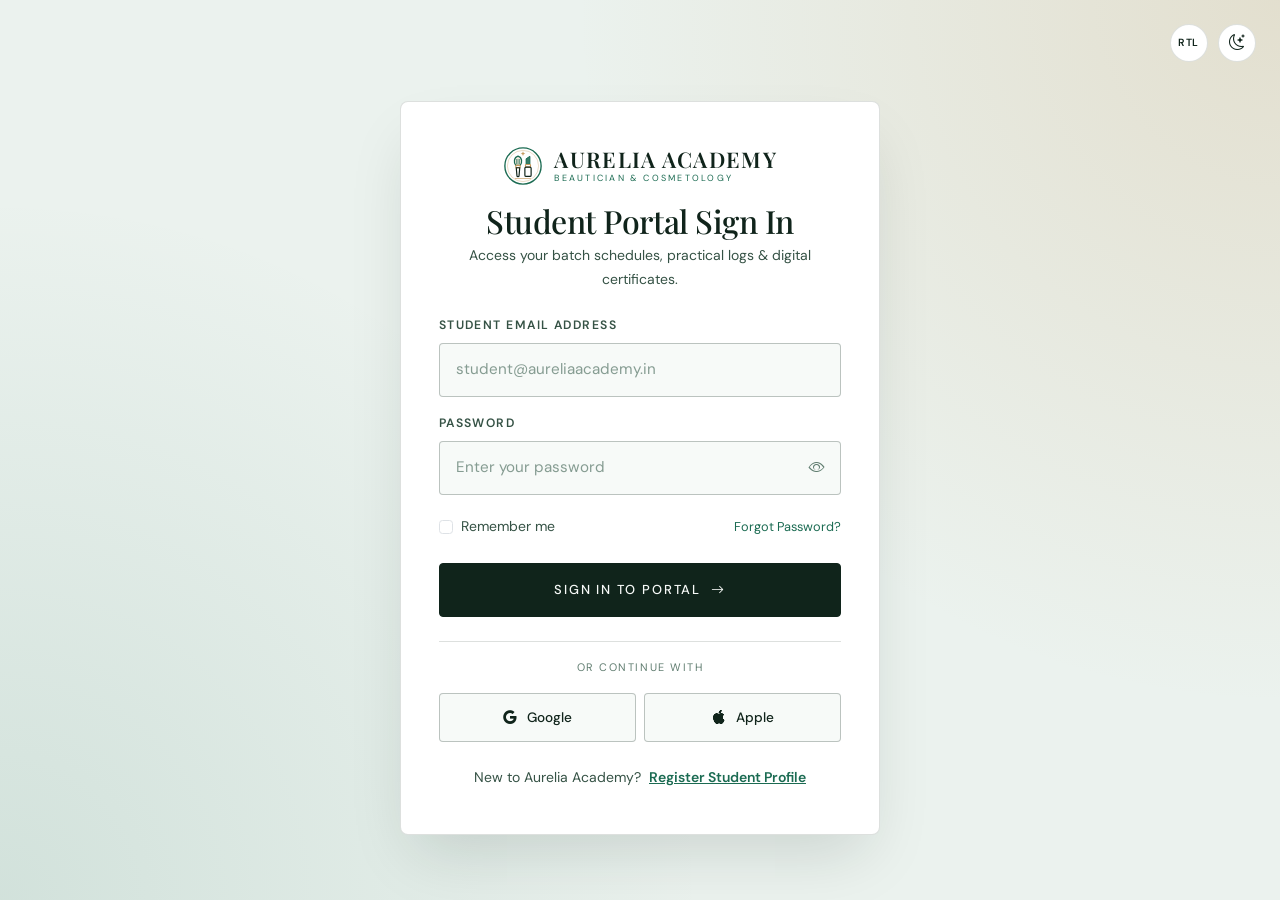
<file: login.html>
<!DOCTYPE html>
<html lang="en" data-theme="light">
<head>
  <meta charset="UTF-8">
  <meta name="viewport" content="width=device-width, initial-scale=1.0">
  <title>Student Portal Login | Aurelia Academy Beautician Training</title>
  <meta name="description" content="Sign in to the Aurelia Academy Student Portal to view batch schedules, record practical logs, and download accredited certificates.">
  <link rel="icon" type="image/svg+xml" href="assets/images/favicon.svg">

  <!-- Google Fonts -->
  <link rel="preconnect" href="https://fonts.googleapis.com">
  <link rel="preconnect" href="https://fonts.gstatic.com" crossorigin>
  <link href="https://fonts.googleapis.com/css2?family=DM+Sans:ital,opsz,wght@0,9..40,300..700;1,9..40,400&family=Playfair+Display:ital,wght@0,400..700;1,400..600&display=swap" rel="stylesheet">

  <!-- Bootstrap 5.3 CSS & Bootstrap Icons -->
  <link href="https://cdn.jsdelivr.net/npm/bootstrap@5.3.3/dist/css/bootstrap.min.css" rel="stylesheet">
  <link href="https://cdn.jsdelivr.net/npm/bootstrap-icons@1.11.3/font/bootstrap-icons.min.css" rel="stylesheet">

  <!-- Custom Studio Stylesheet -->
  <link rel="stylesheet" href="assets/css/style.css">
</head>
<body>

  <main class="auth-standalone-page">
    <!-- Top Right RTL and Theme Controls -->
    <div class="auth-top-controls">
      <button type="button" class="rtl-toggle-btn" aria-label="Toggle RTL layout">RTL</button>
      <button type="button" class="theme-toggle-btn" aria-label="Toggle theme">
        <i class="bi bi-moon-stars"></i>
      </button>
    </div>

    <div class="auth-standalone-card gsap-hero-fade">

      <!-- Brand Icon & Name Placed Top Center Inside Card -->
      <div class="text-center mb-4">
        <a class="navbar-brand-luxury d-inline-flex justify-content-center mx-auto mb-3" href="index.html">
          <svg class="brand-icon-svg" viewBox="0 0 64 64" fill="none" aria-hidden="true">
            <circle cx="32" cy="32" r="29" stroke="var(--accent-gold, #1B6B52)" stroke-width="2.2"/>
            <circle cx="32" cy="32" r="25" stroke="var(--accent-rose, #C59B5F)" stroke-width="1" stroke-opacity="0.55"/>
            <path d="M20.5 31C16.8 26.2 17.2 18.2 24 16.2C30.8 18.2 31.2 26.2 27.5 31Z" fill="var(--accent-rose, #C59B5F)" fill-opacity="0.22" stroke="var(--accent-gold, #1B6B52)" stroke-width="2" stroke-linejoin="round"/>
            <path d="M22.2 21.5V28.5M25.8 21.5V28.5" stroke="var(--accent-gold, #1B6B52)" stroke-width="1.5" stroke-linecap="round"/>
            <rect x="20.5" y="31" width="7" height="3.8" rx="1" stroke="var(--accent-rose, #C59B5F)" stroke-width="1.8"/>
            <path d="M21.2 34.8H26.8L25.6 48.2C25.5 49.2 22.5 49.2 22.4 48.2Z" stroke="currentColor" stroke-width="1.9" stroke-linejoin="round"/>
            <path d="M37 29.5V20.5L43 16.5V29.5Z" fill="var(--accent-gold, #1B6B52)" fill-opacity="0.88" stroke="var(--accent-gold, #1B6B52)" stroke-width="1.6" stroke-linejoin="round"/>
            <rect x="36" y="29.5" width="8" height="4.2" rx="0.8" stroke="var(--accent-rose, #C59B5F)" stroke-width="1.8"/>
            <rect x="35" y="33.7" width="10" height="15" rx="2" stroke="currentColor" stroke-width="1.9"/>
            <path d="M32 8.5L33.1 11.1L35.7 12.2L33.1 13.3L32 15.9L30.9 13.3L28.3 12.2L30.9 11.1Z" fill="var(--accent-rose, #C59B5F)"/>
            <path d="M20 52H44" stroke="var(--accent-rose, #C59B5F)" stroke-width="1.5" stroke-linecap="round" opacity="0.7"/>
          </svg>
          <span class="brand-text-wrap text-start">
            <span class="brand-title">Aurelia Academy</span>
            <span class="brand-sub">Beautician &amp; Cosmetology</span>
          </span>
        </a>
        <h1 class="h2 font-serif mb-1">Student Portal Sign In</h1>
        <p class="small text-secondary-luxury mb-0">
          Access your batch schedules, practical logs &amp; digital certificates.
        </p>
      </div>

      <!-- Frontend Template UI Notice & Interactive Submission Feedback -->
      <div id="loginPortalFeedback" class="d-none p-3 mb-4 rounded-1 border bg-beige" style="border-color: var(--accent-gold) !important;" role="status">
        <div class="d-flex align-items-start gap-2">
          <i class="bi bi-info-circle-fill text-gold mt-1"></i>
          <div class="small">
            <strong class="d-block font-serif fs-6">Student Portal UI Preview</strong>
            <span class="text-secondary-luxury">
              Your student credentials passed validation. You can explore the <a href="portal.html" class="text-gold text-decoration-underline fw-semibold">Student Dashboard Portal</a> directly.
            </span>
          </div>
        </div>
      </div>

      <!-- Forgot Password Interactive Assistance Box -->
      <div id="forgotPasswordNotice" class="d-none p-3 mb-4 rounded-1 border bg-ivory" style="border-color: var(--border-gold) !important;">
        <p class="small text-secondary-luxury mb-0">
          <strong>Need a Student Roll ID Reset?</strong> Contact our Academic Registrar at <a href="mailto:admissions@aureliaacademy.in" class="text-gold text-decoration-underline">admissions@aureliaacademy.in</a> to receive a password reset link.
        </p>
      </div>

      <form id="clientLoginForm" novalidate>
        <div class="row g-3">
          <!-- Input Field 1: Separate Line -->
          <div class="col-12">
            <label for="loginEmail" class="form-label-luxury">Student Email Address</label>
            <input type="email" id="loginEmail" name="loginEmail" class="form-control-luxury" placeholder="student@aureliaacademy.in" required autocomplete="email">
            <div class="invalid-feedback-luxury">Please enter a valid student email address.</div>
          </div>

          <!-- Input Field 2: Separate Line -->
          <div class="col-12">
            <label for="loginPassword" class="form-label-luxury">Password</label>
            <div class="password-field-wrap">
              <input type="password" id="loginPassword" name="loginPassword" class="form-control-luxury pe-5" placeholder="Enter your password" required autocomplete="current-password">
              <button type="button" class="password-toggle-btn" data-target="loginPassword" aria-label="Show password">
                <i class="bi bi-eye"></i>
              </button>
            </div>
            <div class="invalid-feedback-luxury">Please enter your password (minimum 6 characters).</div>
          </div>

          <!-- Remember Me & Forgot Password on the Same Line -->
          <div class="col-12 d-flex justify-content-between align-items-center flex-wrap gap-2 pt-1">
            <label class="d-flex align-items-center gap-2 small text-secondary-luxury mb-0" style="cursor: pointer;">
              <input type="checkbox" id="rememberMe" name="rememberMe" class="form-check-input mt-0">
              <span>Remember me</span>
            </label>
            <a href="#forgotPasswordNotice" id="forgotPasswordLink" class="small text-gold" style="font-size: 0.8rem;">
              Forgot Password?
            </a>
          </div>

          <!-- Login Button -->
          <div class="col-12 pt-2">
            <button type="submit" class="btn-luxury btn-luxury-primary w-100">
              <span>Sign In to Portal</span>
              <i class="bi bi-arrow-right"></i>
            </button>
          </div>
        </div>
      </form>

      <!-- Google & Apple Social Icons at Bottom -->
      <div class="mt-4 pt-3 border-top" style="border-color: var(--border-subtle) !important;">
        <p class="text-center small text-muted-luxury text-uppercase mb-3" style="letter-spacing: 0.14em; font-size: 0.68rem;">
          Or Continue With
        </p>
        <div class="row g-2 mb-4">
          <div class="col-6">
            <button type="button" class="auth-social-btn" data-provider="Google">
              <i class="bi bi-google"></i>
              <span>Google</span>
            </button>
          </div>
          <div class="col-6">
            <button type="button" class="auth-social-btn" data-provider="Apple">
              <i class="bi bi-apple"></i>
              <span>Apple</span>
            </button>
          </div>
        </div>

        <div class="text-center small text-secondary-luxury">
          New to Aurelia Academy?
          <a href="signup.html" class="text-gold fw-semibold ms-1 text-decoration-underline">
            Register Student Profile
          </a>
        </div>
      </div>

    </div>
  </main>

  <script src="https://cdn.jsdelivr.net/npm/bootstrap@5.3.3/dist/js/bootstrap.bundle.min.js"></script>
  <script src="https://cdnjs.cloudflare.com/ajax/libs/gsap/3.12.5/gsap.min.js"></script>
  <script src="assets/js/main.js"></script>
</body>
</html>
</file>
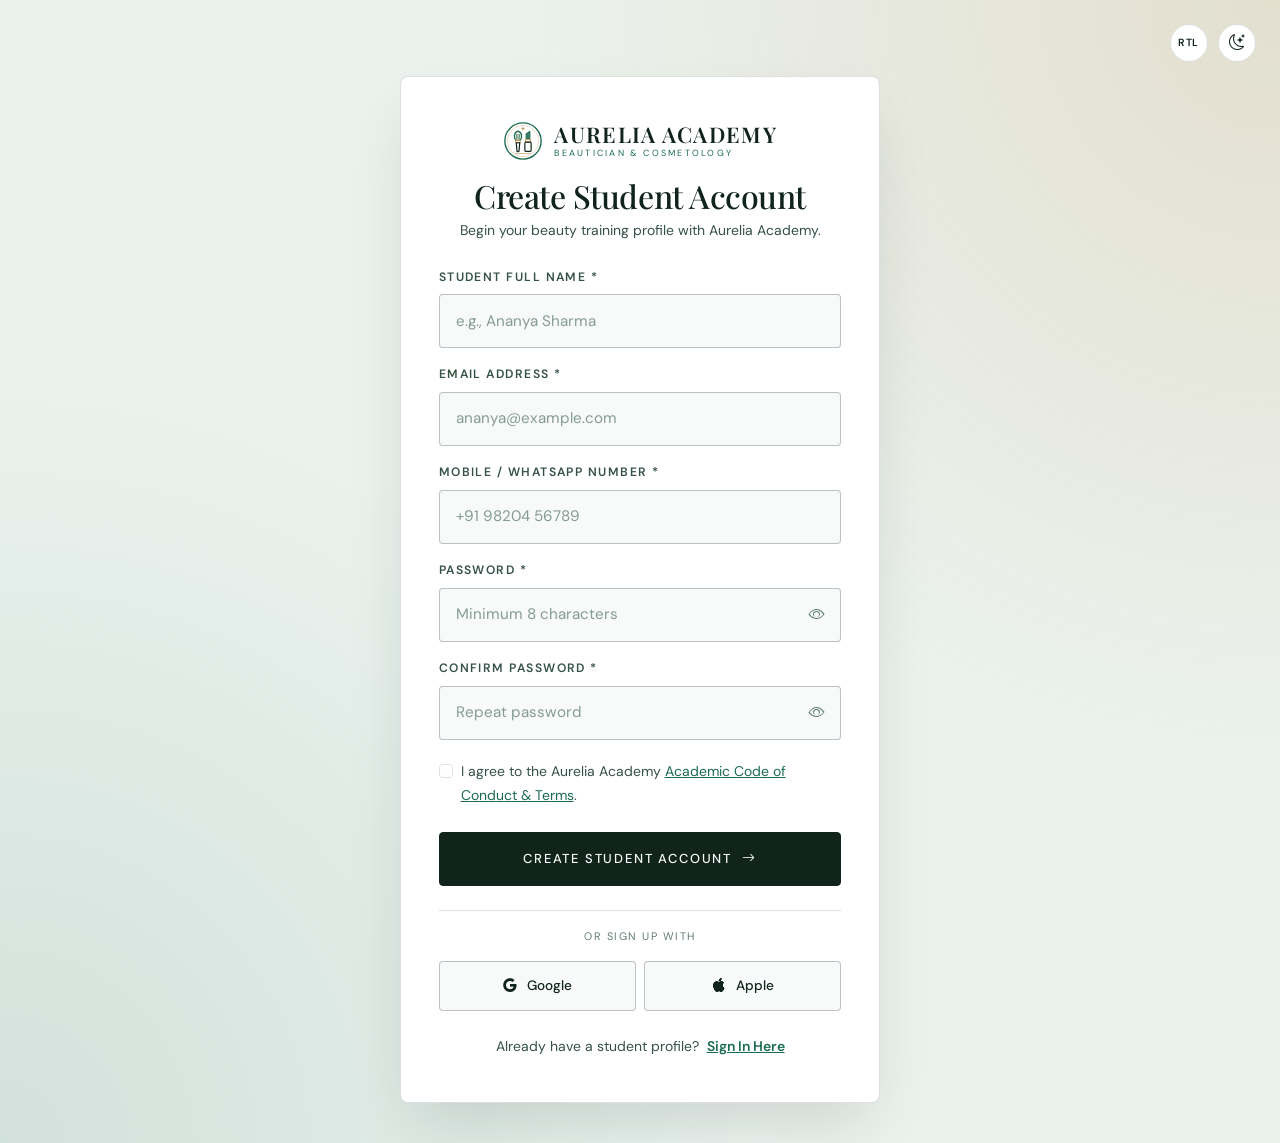
<file: signup.html>
<!DOCTYPE html>
<html lang="en" data-theme="light">
<head>
  <meta charset="UTF-8">
  <meta name="viewport" content="width=device-width, initial-scale=1.0">
  <title>Student Registration | Aurelia Academy Beautician Training</title>
  <meta name="description" content="Register for a student account with Aurelia Academy to enroll in beautician courses, track practical logs, and access certification transcripts.">
  <link rel="icon" type="image/svg+xml" href="assets/images/favicon.svg">

  <!-- Google Fonts -->
  <link rel="preconnect" href="https://fonts.googleapis.com">
  <link rel="preconnect" href="https://fonts.gstatic.com" crossorigin>
  <link href="https://fonts.googleapis.com/css2?family=DM+Sans:ital,opsz,wght@0,9..40,300..700;1,9..40,400&family=Playfair+Display:ital,wght@0,400..700;1,400..600&display=swap" rel="stylesheet">

  <!-- Bootstrap 5.3 CSS & Bootstrap Icons -->
  <link href="https://cdn.jsdelivr.net/npm/bootstrap@5.3.3/dist/css/bootstrap.min.css" rel="stylesheet">
  <link href="https://cdn.jsdelivr.net/npm/bootstrap-icons@1.11.3/font/bootstrap-icons.min.css" rel="stylesheet">

  <!-- Custom Studio Stylesheet -->
  <link rel="stylesheet" href="assets/css/style.css">
</head>
<body>

  <main class="auth-standalone-page">
    <!-- Top Right RTL and Theme Controls -->
    <div class="auth-top-controls">
      <button type="button" class="rtl-toggle-btn" aria-label="Toggle RTL layout">RTL</button>
      <button type="button" class="theme-toggle-btn" aria-label="Toggle theme">
        <i class="bi bi-moon-stars"></i>
      </button>
    </div>

    <div class="auth-standalone-card gsap-hero-fade" style="max-width: 480px;">

      <!-- Brand Icon & Name Placed Top Center Inside Card -->
      <div class="text-center mb-4">
        <a class="navbar-brand-luxury d-inline-flex justify-content-center mx-auto mb-3" href="index.html">
          <svg class="brand-icon-svg" viewBox="0 0 64 64" fill="none" aria-hidden="true">
            <circle cx="32" cy="32" r="29" stroke="var(--accent-gold, #1B6B52)" stroke-width="2.2"/>
            <circle cx="32" cy="32" r="25" stroke="var(--accent-rose, #C59B5F)" stroke-width="1" stroke-opacity="0.55"/>
            <path d="M20.5 31C16.8 26.2 17.2 18.2 24 16.2C30.8 18.2 31.2 26.2 27.5 31Z" fill="var(--accent-rose, #C59B5F)" fill-opacity="0.22" stroke="var(--accent-gold, #1B6B52)" stroke-width="2" stroke-linejoin="round"/>
            <path d="M22.2 21.5V28.5M25.8 21.5V28.5" stroke="var(--accent-gold, #1B6B52)" stroke-width="1.5" stroke-linecap="round"/>
            <rect x="20.5" y="31" width="7" height="3.8" rx="1" stroke="var(--accent-rose, #C59B5F)" stroke-width="1.8"/>
            <path d="M21.2 34.8H26.8L25.6 48.2C25.5 49.2 22.5 49.2 22.4 48.2Z" stroke="currentColor" stroke-width="1.9" stroke-linejoin="round"/>
            <path d="M37 29.5V20.5L43 16.5V29.5Z" fill="var(--accent-gold, #1B6B52)" fill-opacity="0.88" stroke="var(--accent-gold, #1B6B52)" stroke-width="1.6" stroke-linejoin="round"/>
            <rect x="36" y="29.5" width="8" height="4.2" rx="0.8" stroke="var(--accent-rose, #C59B5F)" stroke-width="1.8"/>
            <rect x="35" y="33.7" width="10" height="15" rx="2" stroke="currentColor" stroke-width="1.9"/>
            <path d="M32 8.5L33.1 11.1L35.7 12.2L33.1 13.3L32 15.9L30.9 13.3L28.3 12.2L30.9 11.1Z" fill="var(--accent-rose, #C59B5F)"/>
            <path d="M20 52H44" stroke="var(--accent-rose, #C59B5F)" stroke-width="1.5" stroke-linecap="round" opacity="0.7"/>
          </svg>
          <span class="brand-text-wrap text-start">
            <span class="brand-title">Aurelia Academy</span>
            <span class="brand-sub">Beautician &amp; Cosmetology</span>
          </span>
        </a>
        <h1 class="h2 font-serif mb-1">Create Student Account</h1>
        <p class="small text-secondary-luxury mb-0">
          Begin your beauty training profile with Aurelia Academy.
        </p>
      </div>

      <!-- Frontend Template UI Registration Feedback -->
      <div id="signupPortalFeedback" class="d-none p-3 mb-4 rounded-1 border bg-beige" style="border-color: var(--accent-gold) !important;" role="status">
        <div class="d-flex align-items-start gap-2">
          <i class="bi bi-check-circle-fill text-gold mt-1"></i>
          <div class="small">
            <strong class="d-block font-serif fs-6">Student Profile Validated (Frontend UI)</strong>
            <span class="text-secondary-luxury">
              Thank you for registering! Explore the <a href="portal.html" class="text-gold text-decoration-underline fw-semibold">Student Dashboard Portal</a> or apply for a batch via our <a href="admissions.html#enquiry-form" class="text-gold text-decoration-underline">Course Admissions Form</a>.
            </span>
          </div>
        </div>
      </div>

      <form id="clientSignupForm" novalidate>
        <div class="row g-3">
          <!-- Input Field 1: Separate Line -->
          <div class="col-12">
            <label for="signupName" class="form-label-luxury">Student Full Name *</label>
            <input type="text" id="signupName" name="signupName" class="form-control-luxury" placeholder="e.g., Ananya Sharma" required autocomplete="name">
            <div class="invalid-feedback-luxury">Please enter your full name.</div>
          </div>

          <!-- Input Field 2: Separate Line -->
          <div class="col-12">
            <label for="signupEmail" class="form-label-luxury">Email Address *</label>
            <input type="email" id="signupEmail" name="signupEmail" class="form-control-luxury" placeholder="ananya@example.com" required autocomplete="email">
            <div class="invalid-feedback-luxury">Please enter a valid email address.</div>
          </div>

          <!-- Input Field 3: Separate Line -->
          <div class="col-12">
            <label for="signupPhone" class="form-label-luxury">Mobile / WhatsApp Number *</label>
            <input type="tel" id="signupPhone" name="signupPhone" class="form-control-luxury" placeholder="+91 98204 56789" required autocomplete="tel">
            <div class="invalid-feedback-luxury">Please enter a valid mobile number.</div>
          </div>

          <!-- Input Field 4: Separate Line -->
          <div class="col-12">
            <label for="signupPassword" class="form-label-luxury">Password *</label>
            <div class="password-field-wrap">
              <input type="password" id="signupPassword" name="signupPassword" class="form-control-luxury pe-5" placeholder="Minimum 8 characters" required autocomplete="new-password">
              <button type="button" class="password-toggle-btn" data-target="signupPassword" aria-label="Show password">
                <i class="bi bi-eye"></i>
              </button>
            </div>
            <div class="invalid-feedback-luxury">Password must be at least 8 characters.</div>
          </div>

          <!-- Input Field 5: Separate Line -->
          <div class="col-12">
            <label for="signupConfirmPassword" class="form-label-luxury">Confirm Password *</label>
            <div class="password-field-wrap">
              <input type="password" id="signupConfirmPassword" name="signupConfirmPassword" class="form-control-luxury pe-5" placeholder="Repeat password" required autocomplete="new-password">
              <button type="button" class="password-toggle-btn" data-target="signupConfirmPassword" aria-label="Show confirm password">
                <i class="bi bi-eye"></i>
              </button>
            </div>
            <div class="invalid-feedback-luxury">Passwords must match.</div>
          </div>

          <!-- Terms & Conditions Acceptance -->
          <div class="col-12 pt-1">
            <label class="d-flex align-items-start gap-2 small text-secondary-luxury" style="cursor: pointer;">
              <input type="checkbox" id="signupTerms" name="signupTerms" class="form-check-input mt-1 flex-shrink-0" required>
              <span>
                I agree to the Aurelia Academy <a href="certification.html" class="text-gold text-decoration-underline">Academic Code of Conduct &amp; Terms</a>.
              </span>
            </label>
            <div class="invalid-feedback-luxury">Please accept the academy terms to continue.</div>
          </div>

          <!-- Create Account Button -->
          <div class="col-12 pt-2">
            <button type="submit" class="btn-luxury btn-luxury-primary w-100">
              <span>Create Student Account</span>
              <i class="bi bi-arrow-right"></i>
            </button>
          </div>
        </div>
      </form>

      <!-- Google & Apple Social Icons at Bottom -->
      <div class="mt-4 pt-3 border-top" style="border-color: var(--border-subtle) !important;">
        <p class="text-center small text-muted-luxury text-uppercase mb-3" style="letter-spacing: 0.14em; font-size: 0.68rem;">
          Or Sign Up With
        </p>
        <div class="row g-2 mb-4">
          <div class="col-6">
            <button type="button" class="auth-social-btn" data-provider="Google">
              <i class="bi bi-google"></i>
              <span>Google</span>
            </button>
          </div>
          <div class="col-6">
            <button type="button" class="auth-social-btn" data-provider="Apple">
              <i class="bi bi-apple"></i>
              <span>Apple</span>
            </button>
          </div>
        </div>

        <div class="text-center small text-secondary-luxury">
          Already have a student profile?
          <a href="login.html" class="text-gold fw-semibold ms-1 text-decoration-underline">
            Sign In Here
          </a>
        </div>
      </div>

    </div>
  </main>

  <script src="https://cdn.jsdelivr.net/npm/bootstrap@5.3.3/dist/js/bootstrap.bundle.min.js"></script>
  <script src="https://cdnjs.cloudflare.com/ajax/libs/gsap/3.12.5/gsap.min.js"></script>
  <script src="assets/js/main.js"></script>
</body>
</html>
</file>
<file: assets/css/style.css>
/* ==========================================================================
   AURELIA ACADEMY — Luxury Beautician Training & Cosmetology Institute
   Stylesheet: Design System, Fixed Navbar, Page Hero, Student Portal, RTL & Responsive
   ========================================================================== */

:root,
[data-theme="light"] {
  /* Color Palette - Light Theme (Alabaster Sage Ivory, Botanical Mist, Royal Emerald Jade, Satin Champagne Gold) */
  --bg-primary: #F7FAF8;
  --bg-secondary: #EBF2EE;
  --bg-surface: #FFFFFF;
  --bg-elevated: #FFFFFF;
  --footer-bg: #FFFFFF;
  --bg-glass: rgba(247, 250, 248, 0.92);
  --bg-glass-card: rgba(255, 255, 255, 0.92);

  --text-primary: #10241B;
  --text-secondary: #355245;
  --text-muted: #607D70;
  --text-on-dark: #F7FAF8;

  --accent-gold: #1B6B52;
  --accent-gold-hover: #124E3B;
  --accent-gold-soft: rgba(27, 107, 82, 0.12);
  --accent-rose: #C59B5F;
  --accent-rose-soft: rgba(197, 155, 95, 0.22);
  --accent-taupe: #5C786B;
  --accent-champagne: #E2ECE6;

  --border-subtle: rgba(16, 36, 27, 0.14);
  --border-strong: rgba(16, 36, 27, 0.26);
  --border-gold: rgba(27, 107, 82, 0.42);

  --shadow-xs: 0 4px 12px rgba(16, 36, 27, 0.04);
  --shadow-sm: 0 10px 30px -6px rgba(16, 36, 27, 0.07);
  --shadow-md: 0 20px 45px -12px rgba(16, 36, 27, 0.11);
  --shadow-lg: 0 30px 60px -15px rgba(16, 36, 27, 0.15);

  --img-filter: brightness(1) contrast(1.01);

  /* Typography */
  --font-serif: 'Playfair Display', Georgia, 'Times New Roman', serif;
  --font-sans: 'DM Sans', -apple-system, BlinkMacSystemFont, 'Segoe UI', Roboto, sans-serif;

  /* 4px / 8px Spacing Scale */
  --space-1: 0.25rem;  /* 4px */
  --space-2: 0.5rem;   /* 8px */
  --space-3: 0.75rem;  /* 12px */
  --space-4: 1rem;     /* 16px */
  --space-5: 1.5rem;   /* 24px */
  --space-6: 2rem;     /* 32px */
  --space-7: 2.5rem;   /* 40px */
  --space-8: 3rem;     /* 48px */
  --space-9: 4rem;     /* 64px */
  --space-10: 5rem;    /* 80px */
  --space-11: 6.5rem;  /* 104px */

  /* Transitions & Radii */
  --radius-sm: 4px;
  --radius-md: 8px;
  --radius-lg: 16px;
  --radius-arch: 220px 220px 8px 8px;
  --ease-luxury: cubic-bezier(0.22, 1, 0.36, 1);
  --transition-base: 0.35s cubic-bezier(0.22, 1, 0.36, 1);
  --transition-slow: 0.75s cubic-bezier(0.22, 1, 0.36, 1);
}

[data-theme="dark"] {
  --bg-primary: #0B1611;
  --bg-secondary: #11221A;
  --bg-surface: #172C22;
  --bg-elevated: #1F3A2D;
  --footer-bg: #0E1C16;
  --bg-glass: rgba(11, 22, 17, 0.92);
  --bg-glass-card: rgba(23, 44, 34, 0.90);

  --text-primary: #EFF7F2;
  --text-secondary: #BDD2C7;
  --text-muted: #83A192;
  --text-on-dark: #EFF7F2;

  --accent-gold: #52B793;
  --accent-gold-hover: #6FD0AE;
  --accent-gold-soft: rgba(82, 183, 147, 0.16);
  --accent-rose: #D9B37C;
  --accent-rose-soft: rgba(217, 179, 124, 0.18);
  --accent-taupe: #84A395;
  --accent-champagne: #1E372B;

  --border-subtle: rgba(239, 247, 242, 0.12);
  --border-strong: rgba(239, 247, 242, 0.24);
  --border-gold: rgba(82, 183, 147, 0.42);

  --shadow-xs: 0 4px 12px rgba(0, 0, 0, 0.28);
  --shadow-sm: 0 10px 30px -6px rgba(0, 0, 0, 0.42);
  --shadow-md: 0 20px 45px -12px rgba(0, 0, 0, 0.52);
  --shadow-lg: 0 30px 60px -15px rgba(0, 0, 0, 0.66);

  --img-filter: brightness(0.95) contrast(1.03);
}

/* ==========================================================================
   1. RESET & BASE STYLES
   ========================================================================== */
*,
*::before,
*::after {
  box-sizing: border-box;
}

html {
  scroll-behavior: smooth;
  overflow-x: clip;
  max-width: 100%;
}

body {
  font-family: var(--font-sans);
  font-weight: 400;
  font-size: 1rem;
  line-height: 1.7;
  color: var(--text-primary);
  background-color: var(--bg-primary);
  margin: 0;
  padding: 0;
  overflow-x: clip;
  max-width: 100%;
  -webkit-font-smoothing: antialiased;
  -moz-osx-font-smoothing: grayscale;
  transition: background-color 0.35s ease, color 0.35s ease;
}

body.has-fixed-navbar {
  padding-top: 76px;
}

img,
svg,
video {
  max-width: 100%;
  height: auto;
  display: block;
}

img {
  filter: var(--img-filter);
  transition: filter var(--transition-base), transform var(--transition-slow);
}

a {
  color: inherit;
  text-decoration: none;
  transition: color var(--transition-base), opacity var(--transition-base);
}

a:hover {
  color: var(--accent-gold);
}

ul, ol {
  margin: 0;
  padding: 0;
  list-style: none;
}

::selection {
  background-color: var(--accent-rose);
  color: #231F1D;
}

/* ==========================================================================
   2. TYPOGRAPHY & EDITORIAL HIERARCHY
   ========================================================================== */
h1, h2, h3, h4, h5, h6,
.font-serif {
  font-family: var(--font-serif);
  font-weight: 500;
  line-height: 1.18;
  color: var(--text-primary);
  margin-top: 0;
  letter-spacing: -0.015em;
}

h1 em, h2 em, h3 em, h4 em,
.serif-italic {
  font-family: var(--font-serif);
  font-style: italic;
  font-weight: 500;
}

.display-hero {
  font-size: clamp(2.35rem, 4.3vw + 0.65rem, 4.15rem);
  line-height: 1.1;
  letter-spacing: -0.02em;
}

.display-editorial {
  font-size: clamp(2.1rem, 3.6vw + 0.45rem, 3.35rem);
  line-height: 1.12;
}

.section-title {
  font-size: clamp(1.85rem, 2.8vw + 0.4rem, 2.85rem);
  line-height: 1.16;
  margin-bottom: var(--space-4);
}

.section-subtitle {
  font-size: clamp(1rem, 1.05vw, 1.12rem);
  color: var(--text-secondary);
  line-height: 1.72;
  font-weight: 400;
}

.eyebrow {
  display: inline-flex;
  align-items: center;
  gap: 0.75rem;
  font-family: var(--font-sans);
  font-size: 0.75rem;
  font-weight: 600;
  text-transform: uppercase;
  letter-spacing: 0.2em;
  color: var(--accent-gold);
  margin-bottom: var(--space-3);
}

.eyebrow::before {
  content: "";
  display: inline-block;
  width: 28px;
  height: 1px;
  background-color: var(--accent-gold);
}

.eyebrow.center::after {
  content: "";
  display: inline-block;
  width: 28px;
  height: 1px;
  background-color: var(--accent-gold);
}

.editorial-quote {
  font-family: var(--font-serif);
  font-size: clamp(1.5rem, 2.5vw, 2.35rem);
  font-style: italic;
  line-height: 1.4;
  color: var(--text-primary);
}

.text-gold {
  color: var(--accent-gold) !important;
}

.text-muted-luxury {
  color: var(--text-muted) !important;
}

.text-secondary-luxury {
  color: var(--text-secondary) !important;
}

.bg-ivory {
  background-color: var(--bg-primary) !important;
}

.bg-beige {
  background-color: var(--bg-secondary) !important;
}

.bg-surface {
  background-color: var(--bg-surface) !important;
}

/* Section Padding */
.section-py {
  padding-top: var(--space-10);
  padding-bottom: var(--space-10);
}

.section-py-lg {
  padding-top: var(--space-11);
  padding-bottom: var(--space-11);
}

/* Uniform Non-Home Page Hero Height */
.page-hero {
  min-height: 350px;
  display: flex;
  align-items: center;
  padding: 3.5rem 0;
  background-color: var(--bg-secondary);
  border-bottom: 1px solid var(--border-subtle);
}

@media (max-width: 991.98px) {
  .section-py {
    padding-top: var(--space-8);
    padding-bottom: var(--space-8);
  }
  .section-py-lg {
    padding-top: var(--space-9);
    padding-bottom: var(--space-9);
  }
  .page-hero {
    min-height: 310px;
    padding: 2.75rem 0;
  }
}

/* ==========================================================================
   3. BUTTONS & INTERACTIVE CTAs
   ========================================================================== */
.btn-luxury {
  display: inline-flex;
  align-items: center;
  justify-content: center;
  gap: 0.625rem;
  font-family: var(--font-sans);
  font-size: 0.8125rem;
  font-weight: 500;
  text-transform: uppercase;
  letter-spacing: 0.14em;
  padding: 0.95rem 1.85rem;
  border-radius: var(--radius-sm);
  border: 1px solid transparent;
  cursor: pointer;
  transition: all var(--transition-base);
  white-space: nowrap;
  text-decoration: none;
  max-width: 100%;
}

@media (max-width: 575.98px) {
  .btn-luxury {
    white-space: normal;
    text-align: center;
    padding: 0.85rem 1.15rem;
    font-size: 0.76rem;
    letter-spacing: 0.1em;
    line-height: 1.35;
    flex-wrap: wrap;
  }
}

.btn-luxury-primary {
  background-color: var(--text-primary);
  color: var(--bg-primary);
  border-color: var(--text-primary);
}

.btn-luxury-primary:hover,
.btn-luxury-primary:focus {
  background-color: var(--accent-gold);
  border-color: var(--accent-gold);
  color: #FFFDF9;
  transform: translateY(-2px);
  box-shadow: var(--shadow-sm);
}

.btn-luxury-gold {
  background-color: var(--accent-gold);
  color: #FFFDF9;
  border-color: var(--accent-gold);
}

.btn-luxury-gold:hover,
.btn-luxury-gold:focus {
  background-color: var(--accent-gold-hover);
  border-color: var(--accent-gold-hover);
  color: #FFFDF9;
  transform: translateY(-2px);
  box-shadow: var(--shadow-sm);
}

.btn-luxury-outline {
  background-color: transparent;
  color: var(--text-primary);
  border-color: var(--border-strong);
}

.btn-luxury-outline:hover,
.btn-luxury-outline:focus {
  background-color: var(--text-primary);
  color: var(--bg-primary);
  border-color: var(--text-primary);
  transform: translateY(-2px);
}

.btn-editorial-link {
  display: inline-flex;
  align-items: center;
  gap: 0.5rem;
  font-size: 0.8125rem;
  font-weight: 600;
  text-transform: uppercase;
  letter-spacing: 0.15em;
  color: var(--text-primary);
  padding-bottom: 0.35rem;
  border-bottom: 1px solid var(--accent-gold);
  transition: all var(--transition-base);
}

.btn-editorial-link i,
.btn-editorial-link svg {
  transition: transform var(--transition-base);
}

.btn-editorial-link:hover {
  color: var(--accent-gold);
  border-bottom-color: var(--accent-gold);
}

.btn-editorial-link:hover i,
.btn-editorial-link:hover svg {
  transform: translateX(4px);
}

/* ==========================================================================
   4. FIXED SCROLL-DOWN NAVBAR & BRAND LOGO MARK
   ========================================================================== */
.studio-navbar {
  position: fixed;
  top: 0;
  left: 0;
  right: 0;
  width: 100%;
  z-index: 1030;
  background-color: var(--bg-glass);
  backdrop-filter: blur(16px);
  -webkit-backdrop-filter: blur(16px);
  border-bottom: 1px solid var(--border-subtle);
  padding: 0.78rem 0;
  transition: padding var(--transition-base), background-color var(--transition-base), box-shadow var(--transition-base);
}

.studio-navbar.navbar-scrolled {
  padding: 0.58rem 0;
  box-shadow: var(--shadow-sm);
}

.navbar-brand-luxury {
  display: inline-flex;
  align-items: center;
  gap: 0.7rem;
  color: var(--text-primary) !important;
  text-decoration: none;
  margin-inline-end: 1rem;
  flex-shrink: 0;
}

.brand-icon-svg {
  width: 40px;
  height: 40px;
  flex-shrink: 0;
  display: block;
}

.brand-text-wrap {
  display: flex;
  flex-direction: column;
  line-height: 1;
}

.navbar-brand-luxury .brand-title {
  font-family: var(--font-serif);
  font-size: 1.38rem;
  font-weight: 600;
  letter-spacing: 0.06em;
  text-transform: uppercase;
}

.navbar-brand-luxury .brand-sub {
  font-family: var(--font-sans);
  font-size: 0.56rem;
  letter-spacing: 0.25em;
  text-transform: uppercase;
  color: var(--accent-gold);
  margin-top: 3px;
}

.studio-navbar .navbar-nav {
  align-items: center;
  gap: 0.15rem;
}

.studio-navbar .nav-link {
  font-family: var(--font-sans);
  font-size: 0.78rem;
  font-weight: 500;
  text-transform: uppercase;
  letter-spacing: 0.11em;
  color: var(--text-primary) !important;
  padding: 0.5rem 0.75rem !important;
  position: relative;
  white-space: nowrap;
  transition: color var(--transition-base);
}

.studio-navbar .nav-link::after {
  content: "";
  position: absolute;
  bottom: 4px;
  left: 0.75rem;
  right: 0.75rem;
  height: 1px;
  background-color: var(--accent-gold);
  transform: scaleX(0);
  transform-origin: right;
  transition: transform var(--transition-base);
}

.studio-navbar .nav-link:hover,
.studio-navbar .nav-link.active {
  color: var(--accent-gold) !important;
}

.studio-navbar .nav-link:hover::after,
.studio-navbar .nav-link.active::after {
  transform: scaleX(1);
  transform-origin: left;
}

/* Remove double underline on dropdown toggle arrow */
.studio-navbar .dropdown-toggle::after {
  display: inline-block;
  position: static;
  width: auto;
  height: auto;
  background: transparent;
  transform: none;
  margin-left: 0.35em;
  vertical-align: 0.18em;
  border-top: 0.3em solid;
  border-right: 0.28em solid transparent;
  border-bottom: 0;
  border-left: 0.28em solid transparent;
}

/* Desktop Hover & Click Dropdown Support */
.studio-navbar .dropdown-menu {
  background-color: var(--bg-surface);
  border: 1px solid var(--border-gold);
  border-radius: var(--radius-sm);
  box-shadow: var(--shadow-md);
  padding: 0.45rem;
  min-width: 155px;
  margin-top: 0.35rem;
  left: 0;
  right: auto;
}

[dir="rtl"] .studio-navbar .dropdown-menu {
  left: auto;
  right: 0;
  text-align: right;
}

@media (min-width: 1200px) {
  .studio-navbar .nav-item.dropdown:hover > .dropdown-menu {
    display: block;
    margin-top: 0;
    animation: navFadeIn 0.22s ease forwards;
  }
}

@keyframes navFadeIn {
  from {
    opacity: 0;
    transform: translateY(6px);
  }
  to {
    opacity: 1;
    transform: translateY(0);
  }
}

.studio-navbar .dropdown-item {
  font-family: var(--font-sans);
  font-size: 0.76rem;
  font-weight: 500;
  letter-spacing: 0.11em;
  text-transform: uppercase;
  color: var(--text-primary);
  padding: 0.55rem 0.9rem;
  border-radius: var(--radius-sm);
  display: flex;
  align-items: center;
  justify-content: space-between;
  transition: background-color 0.2s ease, color 0.2s ease;
}

.studio-navbar .dropdown-item:hover,
.studio-navbar .dropdown-item:focus,
.studio-navbar .dropdown-item.active {
  background-color: var(--accent-gold-soft);
  color: var(--accent-gold);
  font-weight: 600;
}

/* Navbar Actions (Theme Toggle, RTL Toggle, Sign Up Button) */
.navbar-actions {
  display: flex;
  align-items: center;
  gap: 0.5rem;
  flex-shrink: 0;
}

.theme-toggle-btn,
.rtl-toggle-btn {
  width: 38px;
  height: 38px;
  border-radius: 50%;
  border: 1px solid var(--border-subtle);
  background-color: var(--bg-surface);
  color: var(--text-primary);
  display: inline-flex;
  align-items: center;
  justify-content: center;
  cursor: pointer;
  transition: all var(--transition-base);
  flex-shrink: 0;
  padding: 0;
}

.rtl-toggle-btn {
  font-family: var(--font-sans);
  font-size: 0.65rem;
  font-weight: 600;
  letter-spacing: 0.04em;
  text-transform: uppercase;
  line-height: 1;
}

.theme-toggle-btn:hover,
.rtl-toggle-btn:hover {
  border-color: var(--accent-gold);
  color: var(--accent-gold);
  transform: translateY(-1px);
}

[dir="rtl"] .rtl-toggle-btn {
  border-color: var(--accent-gold);
  color: var(--accent-gold);
  background-color: var(--accent-gold-soft);
}

.btn-nav-book {
  font-size: 0.74rem;
  font-weight: 600;
  letter-spacing: 0.12em;
  text-transform: uppercase;
  padding: 0.65rem 1.2rem;
  background-color: var(--text-primary);
  color: var(--bg-primary) !important;
  border-radius: var(--radius-sm);
  border: 1px solid var(--text-primary);
  white-space: nowrap;
  transition: all var(--transition-base);
}

.btn-nav-book:hover {
  background-color: var(--accent-gold);
  border-color: var(--accent-gold);
  color: #FFFDF9 !important;
}

/* Custom Hamburger Toggler */
.studio-navbar .navbar-toggler {
  border: 1px solid var(--border-subtle);
  padding: 0.4rem 0.6rem;
  color: var(--text-primary);
  border-radius: var(--radius-sm);
  box-shadow: none !important;
}

.studio-navbar .navbar-toggler:hover {
  border-color: var(--accent-gold);
}

@media (min-width: 1200px) and (max-width: 1399.98px) {
  .navbar-brand-luxury .brand-title {
    font-size: 1.35rem;
  }
  .studio-navbar .nav-link {
    font-size: 0.74rem;
    padding: 0.5rem 0.55rem !important;
  }
}

@media (max-width: 1199.98px) {
  .studio-navbar .navbar-collapse {
    background-color: var(--bg-surface);
    border: 1px solid var(--border-subtle);
    border-radius: var(--radius-md);
    padding: 1.25rem;
    margin-top: 0.85rem;
    box-shadow: var(--shadow-md);
    max-height: calc(100vh - 90px);
    overflow-y: auto;
  }

  .studio-navbar .navbar-nav {
    align-items: stretch;
    gap: 0.15rem;
  }

  .studio-navbar .nav-link {
    padding: 0.65rem 0.5rem !important;
    border-bottom: 1px solid var(--border-subtle);
    display: flex;
    align-items: center;
    justify-content: space-between;
  }

  .studio-navbar .nav-link::after {
    display: none;
  }

  .studio-navbar .dropdown-menu {
    border: none;
    box-shadow: none;
    background-color: var(--bg-secondary);
    margin: 0.25rem 0 0.5rem 0;
  }

  .navbar-actions {
    margin-top: 1rem;
    padding-top: 0.85rem;
    border-top: 1px solid var(--border-subtle);
    display: flex;
    flex-direction: column;
    gap: 0.65rem;
    width: 100%;
  }

  .btn-nav-book {
    width: 100%;
    text-align: center;
    justify-content: center;
    padding: 0.85rem 1rem;
    margin-top: 0.25rem;
  }
}

@media (max-width: 420px) {
  .navbar-brand-luxury .brand-title {
    font-size: 1.2rem;
  }
  .navbar-brand-luxury .brand-sub {
    font-size: 0.5rem;
  }
  .brand-icon-svg {
    width: 32px;
    height: 32px;
  }
}

/* ==========================================================================
   5. EDITORIAL IMAGE FRAMES & COMPOSITIONS
   ========================================================================== */
.photo-frame {
  position: relative;
  overflow: hidden;
  background-color: var(--bg-secondary);
  border-radius: var(--radius-sm);
}

.photo-frame img {
  width: 100%;
  height: 100%;
  object-fit: cover;
  transition: transform var(--transition-slow), filter var(--transition-base);
}

.photo-frame:hover img {
  transform: scale(1.04);
}

.frame-arch {
  border-radius: var(--radius-arch);
}

.frame-museum {
  padding: 1.25rem;
  background-color: var(--bg-surface);
  border: 1px solid var(--border-subtle);
  box-shadow: var(--shadow-sm);
}

/* Aspect Ratios */
.ratio-portrait {
  aspect-ratio: 4 / 5;
}

.ratio-tall {
  aspect-ratio: 3 / 4;
}

.ratio-editorial {
  aspect-ratio: 5 / 6;
}

.ratio-landscape {
  aspect-ratio: 16 / 10;
}

.ratio-square {
  aspect-ratio: 1 / 1;
}

/* Floating Editorial Badge */
.editorial-badge {
  background-color: var(--bg-glass-card);
  backdrop-filter: blur(12px);
  -webkit-backdrop-filter: blur(12px);
  border: 1px solid var(--border-subtle);
  padding: 1.25rem 1.5rem;
  border-radius: var(--radius-sm);
  box-shadow: var(--shadow-md);
}

/* ==========================================================================
   6. HOME 1 — CONSERVATORY ARCHED TRIPTYCH HERO & REDESIGNED FACULTY SECTIONS
   ========================================================================== */
.hero-home1 {
  position: relative;
  padding: var(--space-7) 0 var(--space-9);
  background: radial-gradient(circle at 50% 0%, var(--accent-gold-soft) 0%, transparent 58%),
              radial-gradient(circle at 88% 80%, var(--accent-rose-soft) 0%, transparent 48%);
  border-bottom: 1px solid var(--border-subtle);
  overflow: hidden;
}

.hero-home1-header {
  max-width: 820px;
  margin: 0 auto var(--space-7);
  text-align: center;
}

.hero-home1-crest-pill {
  display: inline-flex;
  align-items: center;
  gap: 0.6rem;
  padding: 0.45rem 1.15rem;
  border-radius: 50px;
  background-color: var(--bg-surface);
  border: 1px solid var(--border-gold);
  font-size: 0.72rem;
  font-weight: 600;
  text-transform: uppercase;
  letter-spacing: 0.16em;
  color: var(--accent-gold);
  margin-bottom: 1.25rem;
  box-shadow: var(--shadow-xs);
}

.hero-home1-triptych {
  display: grid;
  grid-template-columns: 1fr 1.22fr 1fr;
  gap: 1.5rem;
  align-items: end;
  margin-bottom: var(--space-6);
}

.hero-home1-triptych > * {
  min-width: 0;
}

.hero-triptych-card {
  position: relative;
  background-color: var(--bg-surface);
  border: 1px solid var(--border-subtle);
  padding: 0.85rem;
  border-radius: 180px 180px 12px 12px;
  box-shadow: var(--shadow-md);
  transition: transform var(--transition-base), border-color var(--transition-base);
}

.hero-triptych-card:hover {
  transform: translateY(-6px);
  border-color: var(--border-gold);
}

.hero-triptych-card.center-stage {
  border-color: var(--border-gold);
  box-shadow: var(--shadow-lg);
  padding: 1rem;
  border-radius: 220px 220px 14px 14px;
}

.hero-triptych-img {
  border-radius: 170px 170px 8px 8px;
  overflow: hidden;
  aspect-ratio: 4 / 5;
  position: relative;
}

.hero-triptych-card.center-stage .hero-triptych-img {
  aspect-ratio: 4 / 5.2;
  border-radius: 210px 210px 8px 8px;
}

.hero-triptych-img img {
  width: 100%;
  height: 100%;
  object-fit: cover;
}

.hero-triptych-caption {
  margin-top: 0.85rem;
  padding: 0.65rem 0.85rem;
  background-color: var(--bg-primary);
  border: 1px solid var(--border-subtle);
  border-radius: var(--radius-sm);
  display: flex;
  align-items: center;
  justify-content: space-between;
  gap: 0.5rem;
}

.hero-home1-metrics-bar {
  background-color: var(--bg-surface);
  border: 1px solid var(--border-gold);
  border-radius: var(--radius-md);
  padding: 1.5rem 2rem;
  box-shadow: var(--shadow-sm);
}

.hero-home1-metrics-bar .row {
  align-items: stretch !important;
}

.hero-home1-metrics-bar .row > [class*="col-"] {
  display: flex;
}

.hero-metric-cell {
  display: flex;
  align-items: center;
  gap: 1rem;
  width: 100%;
  height: 100%;
}

.hero-metric-cell > div:last-child {
  min-width: 0;
}

.hero-metric-icon {
  width: 46px;
  height: 46px;
  border-radius: 50%;
  background-color: var(--accent-gold-soft);
  color: var(--accent-gold);
  display: flex;
  align-items: center;
  justify-content: center;
  font-size: 1.2rem;
  flex-shrink: 0;
}

@media (max-width: 991.98px) {
  .hero-home1-triptych {
    grid-template-columns: 1fr;
    max-width: 500px;
    margin-left: auto;
    margin-right: auto;
  }
  .hero-home1-metrics-bar {
    padding: 1.35rem 1.5rem;
  }
  .hero-metric-cell {
    align-items: flex-start;
    gap: 0.85rem;
  }
  .hero-metric-cell .font-serif {
    min-height: 1.9rem;
  }
}

@media (max-width: 575.98px) {
  .hero-home1-metrics-bar {
    padding: 1.25rem 1rem;
  }
  .hero-home1-metrics-bar .row {
    --bs-gutter-x: 0.75rem;
    --bs-gutter-y: 1rem;
  }
  .hero-metric-cell {
    flex-direction: column;
    align-items: center;
    text-align: center;
    gap: 0.5rem;
    padding: 0.35rem 0.2rem;
  }
  .hero-metric-icon {
    width: 40px;
    height: 40px;
    font-size: 1.05rem;
  }
  .hero-metric-cell .font-serif {
    font-size: 1.45rem !important;
    white-space: nowrap;
  }
  .hero-triptych-caption {
    flex-wrap: wrap;
  }
}

/* Inner Pages Hero Visual Frame (Right Column Image Replacement) */
.page-hero-visual {
  position: relative;
  padding: 0.65rem;
  background-color: var(--bg-surface);
  border: 1px solid var(--border-gold);
  border-radius: var(--radius-md);
  box-shadow: var(--shadow-md);
}

.page-hero-img-frame {
  position: relative;
  overflow: hidden;
  border-radius: var(--radius-sm);
  aspect-ratio: 16 / 10;
  max-height: 250px;
  width: 100%;
}

.page-hero-img-frame img {
  width: 100%;
  height: 100%;
  object-fit: cover;
}

.page-hero-caption-pill {
  position: absolute;
  bottom: 1.15rem;
  left: 1.15rem;
  right: 1.15rem;
  background: var(--bg-glass-card);
  backdrop-filter: blur(12px);
  -webkit-backdrop-filter: blur(12px);
  border: 1px solid var(--border-gold);
  padding: 0.6rem 0.95rem;
  border-radius: var(--radius-sm);
  display: flex;
  align-items: center;
  justify-content: space-between;
  gap: 0.5rem;
  box-shadow: var(--shadow-xs);
}

/* Home 1 Section 3: Bridal & Editorial Makeup Mastery Redesign */
.bridal-atelier-stage {
  background-color: var(--bg-surface);
  border: 1px solid var(--border-subtle);
  border-radius: var(--radius-md);
  padding: 1.25rem;
  box-shadow: var(--shadow-md);
  height: 100%;
  display: flex;
  flex-direction: column;
  justify-content: space-between;
}

.bridal-main-cinema {
  position: relative;
  border-radius: var(--radius-sm);
  overflow: hidden;
  aspect-ratio: 16 / 10;
  margin-bottom: 1.1rem;
}

.bridal-main-cinema img {
  width: 100%;
  height: 100%;
  object-fit: cover;
}

.bridal-floating-tag {
  position: absolute;
  top: 1rem;
  left: 1rem;
  background: var(--bg-glass-card);
  backdrop-filter: blur(10px);
  border: 1px solid var(--border-gold);
  padding: 0.45rem 0.9rem;
  border-radius: 50px;
  font-size: 0.7rem;
  font-weight: 600;
  text-transform: uppercase;
  letter-spacing: 0.14em;
  color: var(--accent-gold);
}

.bridal-sub-strip {
  display: grid;
  grid-template-columns: 120px 1fr;
  gap: 1rem;
  align-items: center;
  background-color: var(--bg-primary);
  border: 1px solid var(--border-subtle);
  border-radius: var(--radius-sm);
  padding: 0.85rem;
}

.bridal-sub-thumb {
  border-radius: var(--radius-sm);
  overflow: hidden;
  aspect-ratio: 4 / 3;
}

.bridal-sub-thumb img {
  width: 100%;
  height: 100%;
  object-fit: cover;
}

.bridal-pillar-card {
  background-color: var(--bg-surface);
  border: 1px solid var(--border-subtle);
  border-left: 3px solid var(--accent-gold);
  border-radius: var(--radius-sm);
  padding: 1.35rem 1.5rem;
  box-shadow: var(--shadow-xs);
  transition: transform var(--transition-base), box-shadow var(--transition-base);
}

.bridal-pillar-card:hover {
  transform: translateX(4px);
  box-shadow: var(--shadow-sm);
}

/* Home 1 Section 4: Clinical Cosmetology & Advanced Skincare Therapy Redesign */
.clinical-dual-showcase {
  display: grid;
  grid-template-columns: 1.15fr 0.85fr;
  gap: 1rem;
  background-color: var(--bg-surface);
  border: 1px solid var(--border-subtle);
  border-radius: var(--radius-md);
  padding: 1.15rem;
  box-shadow: var(--shadow-md);
  width: 100%;
  overflow: hidden;
}

.clinical-dual-showcase > * {
  min-width: 0;
}

@media (min-width: 768px) {
  .clinical-modality-card .clinical-step-badge {
    min-height: 3.15rem;
    flex-wrap: wrap;
    gap: 0.4rem;
    align-items: center;
  }
  .clinical-modality-card h3 {
    min-height: 3.85rem;
    font-size: 1.32rem;
    line-height: 1.28;
  }
  .campus-lab-card h3 {
    min-height: 2.9rem;
  }
}

@media (min-width: 1200px) {
  .clinical-modality-card h3 {
    font-size: 1.42rem;
    min-height: 3.7rem;
  }
}

@media (max-width: 575.98px) {
  .clinical-dual-showcase {
    grid-template-columns: 1fr;
  }
  .bridal-sub-strip {
    grid-template-columns: 1fr;
  }
}

.clinical-modality-card {
  background-color: var(--bg-surface);
  border: 1px solid var(--border-subtle);
  border-radius: var(--radius-md);
  padding: 1.75rem 1.6rem;
  height: 100%;
  position: relative;
  display: flex;
  flex-direction: column;
  transition: transform var(--transition-base), border-color var(--transition-base), box-shadow var(--transition-base);
}

.clinical-modality-card:hover {
  transform: translateY(-5px);
  border-color: var(--accent-gold);
  box-shadow: var(--shadow-md);
}

.clinical-step-badge {
  display: inline-flex;
  align-items: center;
  justify-content: space-between;
  width: 100%;
  padding-bottom: 0.9rem;
  margin-bottom: 1rem;
  border-bottom: 1px solid var(--border-subtle);
}

.philosophy-ribbon {
  border-top: 1px solid var(--border-subtle);
  border-bottom: 1px solid var(--border-subtle);
  padding: 1.35rem 0;
  background-color: var(--bg-surface);
}

.philosophy-pillars {
  display: grid;
  grid-template-columns: repeat(4, minmax(0, 1fr));
  align-items: start;
  gap: 1rem 1.5rem;
}

.philosophy-pillar-item {
  display: flex;
  align-items: flex-start;
  gap: 0.65rem;
  font-family: var(--font-serif);
  font-size: 1.05rem;
  line-height: 1.35;
  font-style: italic;
  color: var(--text-secondary);
  min-width: 0;
}

.philosophy-pillar-item span.dot {
  width: 6px;
  height: 6px;
  border-radius: 50%;
  background-color: var(--accent-gold);
  margin-top: 0.55rem;
  flex-shrink: 0;
}

@media (max-width: 1199.98px) {
  .philosophy-pillars {
    grid-template-columns: repeat(2, minmax(0, 1fr));
    gap: 0.9rem 1.75rem;
    max-width: 720px;
    margin-left: auto;
    margin-right: auto;
  }
  .philosophy-pillar-item {
    font-size: 1.02rem;
  }
}

@media (max-width: 575.98px) {
  .philosophy-pillars {
    grid-template-columns: 1fr;
    gap: 0.65rem;
  }
  .philosophy-pillar-item {
    font-size: 0.98rem;
  }
}

.showcase-card {
  background-color: var(--bg-surface);
  border: 1px solid var(--border-subtle);
  border-radius: var(--radius-sm);
  overflow: hidden;
  height: 100%;
  display: flex;
  flex-direction: column;
  transition: transform var(--transition-base), box-shadow var(--transition-base), border-color var(--transition-base);
}

.showcase-card:hover {
  transform: translateY(-6px);
  box-shadow: var(--shadow-md);
  border-color: var(--border-gold);
}

.showcase-card-body {
  padding: 1.75rem;
  display: flex;
  flex-direction: column;
  flex-grow: 1;
}

.showcase-card-body .btn-editorial-link {
  margin-top: auto;
  align-self: flex-start;
}

.showcase-meta {
  font-size: 0.72rem;
  text-transform: uppercase;
  letter-spacing: 0.16em;
  color: var(--accent-gold);
  margin-bottom: 0.45rem;
  display: block;
}

@media (min-width: 768px) {
  .showcase-card-body .showcase-meta {
    min-height: 1.25rem;
  }
  .showcase-card-body h3 {
    font-size: 1.42rem;
    line-height: 1.28;
    min-height: 3.85rem;
  }
  .showcase-card-body h3.h2 {
    font-size: 1.56rem;
    line-height: 1.26;
    min-height: 4.15rem;
  }
  .showcase-card-body > p.text-secondary-luxury {
    min-height: 5.5rem;
  }
  .showcase-card-body > p.text-secondary-luxury:not(.small) {
    min-height: 7.75rem;
  }
}

@media (min-width: 1200px) {
  .showcase-card-body h3 {
    font-size: 1.5rem;
    min-height: 2.2rem;
  }
  .showcase-card-body h3.h2 {
    font-size: 1.7rem;
    min-height: 4.45rem;
  }
  .showcase-card-body > p.text-secondary-luxury {
    min-height: 4.85rem;
  }
  .showcase-card-body > p.text-secondary-luxury:not(.small) {
    min-height: 6.25rem;
  }
}

.feature-luxury-box {
  padding: 2rem 1.75rem;
  background-color: var(--bg-surface);
  border: 1px solid var(--border-subtle);
  border-radius: var(--radius-sm);
  height: 100%;
  display: flex;
  flex-direction: column;
  position: relative;
  transition: all var(--transition-base);
}

@media (min-width: 768px) {
  .feature-luxury-box h3 {
    font-size: 1.35rem;
    line-height: 1.28;
    min-height: 3.6rem;
  }
}

.feature-luxury-box:hover {
  border-color: var(--accent-gold);
  box-shadow: var(--shadow-sm);
  transform: translateY(-4px);
}

.feature-icon-circle {
  width: 52px;
  height: 52px;
  border-radius: 50%;
  background-color: var(--accent-gold-soft);
  color: var(--accent-gold);
  display: flex;
  align-items: center;
  justify-content: center;
  font-size: 1.3rem;
  margin-bottom: 1.25rem;
}

.testimonial-luxury-card {
  background-color: var(--bg-surface);
  border: 1px solid var(--border-subtle);
  padding: 2.25rem 2rem;
  border-radius: var(--radius-sm);
  height: 100%;
  display: flex;
  flex-direction: column;
  position: relative;
}

.testimonial-luxury-card > div:last-child {
  margin-top: auto;
}

@media (min-width: 768px) {
  .testimonial-luxury-card > div:last-child {
    min-height: 4.85rem;
  }
}

.testimonial-quote-mark {
  font-family: var(--font-serif);
  font-size: 4rem;
  line-height: 0.8;
  color: var(--accent-gold);
  opacity: 0.45;
  margin-bottom: 0.75rem;
}

.rating-stars {
  display: flex;
  align-items: center;
  gap: 0.35rem;
  font-size: 0.95rem;
  color: var(--accent-gold);
  margin-bottom: 0.85rem;
}

.client-avatar {
  width: 52px;
  height: 52px;
  border-radius: 50%;
  object-fit: cover;
  border: 2px solid var(--accent-gold);
}

.ig-grid-item {
  position: relative;
  overflow: hidden;
  aspect-ratio: 1 / 1;
  border-radius: var(--radius-sm);
  display: block;
}

.ig-grid-item img {
  width: 100%;
  height: 100%;
  object-fit: cover;
}

.ig-overlay {
  position: absolute;
  inset: 0;
  background: rgba(16, 36, 27, 0.55);
  color: #FFFDF9;
  display: flex;
  flex-direction: column;
  align-items: center;
  justify-content: center;
  opacity: 0;
  transition: opacity var(--transition-base);
}

.ig-grid-item:hover .ig-overlay {
  opacity: 1;
}

/* ==========================================================================
   7. HOME 2 — RUNWAY EDITORIAL MONOGRAPH HERO & REDESIGNED SECTIONS
   ========================================================================== */
.hero-home2 {
  position: relative;
  padding: var(--space-7) 0 var(--space-9);
  border-bottom: 1px solid var(--border-subtle);
  background-color: var(--bg-secondary);
  background-image: linear-gradient(135deg, var(--bg-primary) 0%, var(--bg-secondary) 100%);
  overflow-x: clip;
}

.hero-home2 .col-lg-5,
.hero-home2 .col-lg-7 {
  min-width: 0;
}

.hero-home2-masthead {
  display: flex;
  align-items: center;
  justify-content: space-between;
  flex-wrap: wrap;
  gap: 1rem;
  padding-bottom: 1.25rem;
  margin-bottom: 2rem;
  border-bottom: 2px solid var(--text-primary);
}

.hero-home2-issue-tag {
  font-family: var(--font-sans);
  font-size: 0.72rem;
  font-weight: 600;
  text-transform: uppercase;
  letter-spacing: 0.2em;
  color: var(--accent-gold);
}

.hero-home2-dossier-stack {
  display: grid;
  gap: 0.75rem;
  margin-bottom: 1.5rem;
}

.hero-home2-dossier-item {
  display: flex;
  align-items: flex-start;
  gap: 0.9rem;
  padding: 0.95rem 1.15rem;
  background-color: var(--bg-surface);
  border: 1px solid var(--border-subtle);
  border-radius: var(--radius-sm);
  transition: all var(--transition-base);
}

.hero-home2-dossier-item:hover {
  border-color: var(--accent-gold);
  transform: translateX(4px);
  box-shadow: var(--shadow-xs);
}

.hero-home2-cinema-showcase {
  background-color: var(--bg-surface);
  border: 1px solid var(--border-subtle);
  border-radius: var(--radius-md);
  padding: 1.15rem;
  box-shadow: var(--shadow-lg);
  width: 100%;
  max-width: 100%;
  overflow: hidden;
}

.hero-home2-cinema-frame {
  position: relative;
  border-radius: var(--radius-sm);
  overflow: hidden;
  aspect-ratio: 16 / 9.5;
  max-height: 380px;
  width: 100%;
  margin-bottom: 1rem;
}

.hero-home2-cinema-frame img {
  width: 100%;
  height: 100%;
  object-fit: cover;
}

.hero-home2-cinema-badge {
  position: absolute;
  top: 0.9rem;
  right: 0.9rem;
  max-width: calc(100% - 1.8rem);
  background: var(--bg-glass-card);
  backdrop-filter: blur(12px);
  border: 1px solid var(--border-gold);
  padding: 0.5rem 0.95rem;
  border-radius: var(--radius-sm);
}

[dir="rtl"] .hero-home2-cinema-badge {
  right: auto;
  left: 0.9rem;
}

.hero-home2-lookbook-strip {
  display: grid;
  grid-template-columns: 1fr 1fr 1.25fr;
  gap: 0.9rem;
  align-items: stretch;
  width: 100%;
}

.hero-home2-lookbook-strip > * {
  min-width: 0;
}

@media (max-width: 767.98px) {
  .hero-home2-lookbook-strip {
    grid-template-columns: 1fr;
  }
}

.hero-home2-mini-plate {
  position: relative;
  border-radius: var(--radius-sm);
  overflow: hidden;
  height: 155px;
  width: 100%;
  min-width: 0;
  border: 1px solid var(--border-subtle);
}

.hero-home2-mini-plate img {
  width: 100%;
  height: 100%;
  object-fit: cover;
}

.hero-home2-guarantee-box {
  background-color: var(--bg-primary);
  border: 1px solid var(--border-gold);
  border-radius: var(--radius-sm);
  padding: 1rem 1.15rem;
  min-width: 0;
  display: flex;
  flex-direction: column;
  justify-content: space-between;
}

/* Home 2 Section 2: Dean's Academic Manifesto Spread Redesign */
.manifesto-editorial-spread {
  background-color: var(--bg-surface);
  border: 1px solid var(--border-subtle);
  border-radius: var(--radius-md);
  padding: 2.5rem;
  box-shadow: var(--shadow-md);
  overflow: hidden;
}

@media (max-width: 767.98px) {
  .manifesto-editorial-spread {
    padding: 1.5rem 1.25rem;
  }
}

.manifesto-col-card {
  background-color: var(--bg-primary);
  border: 1px solid var(--border-subtle);
  border-radius: var(--radius-sm);
  padding: 1.5rem;
  height: 100%;
  display: flex;
  flex-direction: column;
  min-width: 0;
}

.manifesto-card-media {
  position: relative;
  border-radius: var(--radius-sm);
  overflow: hidden;
  height: 205px;
  width: 100%;
  margin-bottom: 1.15rem;
  flex-shrink: 0;
}

.manifesto-card-media img {
  width: 100%;
  height: 100%;
  object-fit: cover;
}

@media (min-width: 992px) {
  .manifesto-col-card h3 {
    font-size: 1.3rem;
    line-height: 1.28;
    min-height: 3.45rem;
  }
  .manifesto-col-card > p.manifesto-copy {
    min-height: 9.2rem;
  }
}

@media (min-width: 1200px) {
  .manifesto-col-card h3 {
    font-size: 1.36rem;
    min-height: 1.85rem;
  }
  .manifesto-col-card > p.manifesto-copy {
    min-height: 6.6rem;
  }
}

.manifesto-col-footer {
  margin-top: auto;
  padding-top: 0.9rem;
  border-top: 1px solid var(--border-subtle);
  display: flex;
  align-items: center;
  justify-content: space-between;
  gap: 0.5rem;
}

/* Home 2 Section 3: Selected Graduation Portfolios 3-Column Dossier Grid */
.portfolio-dossier-card {
  background-color: var(--bg-surface);
  border: 1px solid var(--border-subtle);
  border-radius: var(--radius-md);
  padding: 1.45rem;
  height: 100%;
  display: flex;
  flex-direction: column;
  min-width: 0;
  overflow: hidden;
  box-shadow: var(--shadow-xs);
  transition: transform var(--transition-base), border-color var(--transition-base), box-shadow var(--transition-base);
}

.portfolio-dossier-card:hover {
  transform: translateY(-6px);
  border-color: var(--border-gold);
  box-shadow: var(--shadow-md);
}

.portfolio-dossier-header {
  display: flex;
  align-items: center;
  justify-content: space-between;
  padding-bottom: 0.8rem;
  margin-bottom: 1rem;
  border-bottom: 1px solid var(--border-subtle);
}

.portfolio-diptych-visual {
  display: grid;
  grid-template-columns: 1.15fr 0.85fr;
  gap: 0.75rem;
  margin-bottom: 1.15rem;
  width: 100%;
  overflow: hidden;
}

.portfolio-diptych-visual > * {
  min-width: 0;
  overflow: hidden;
}

.portfolio-diptych-visual .photo-frame {
  border-radius: var(--radius-sm);
  height: 220px;
  width: 100%;
  min-width: 0;
}

.portfolio-diptych-visual .photo-frame img {
  width: 100%;
  height: 100%;
  object-fit: cover;
}

@media (min-width: 992px) {
  .portfolio-dossier-card h3 {
    font-size: 1.3rem;
    line-height: 1.28;
    min-height: 3.45rem;
  }
  .portfolio-dossier-card p.portfolio-desc {
    min-height: 6.1rem;
  }
}

@media (min-width: 1200px) {
  .portfolio-dossier-card h3 {
    font-size: 1.36rem;
    min-height: 1.85rem;
  }
  .portfolio-dossier-card p.portfolio-desc {
    min-height: 4.85rem;
  }
}

.portfolio-dossier-footer {
  margin-top: auto;
  padding-top: 0.9rem;
  border-top: 1px solid var(--border-subtle);
}

/* Home 2 Section 5: Accredited Diploma Programs Podium Grid */
.diploma-podium-card {
  background-color: var(--bg-surface);
  border: 1px solid var(--border-subtle);
  border-radius: var(--radius-md);
  overflow: hidden;
  height: 100%;
  display: flex;
  flex-direction: column;
  box-shadow: var(--shadow-xs);
  transition: transform var(--transition-base), border-color var(--transition-base), box-shadow var(--transition-base);
}

.diploma-podium-card:hover {
  transform: translateY(-6px);
  border-color: var(--border-gold);
  box-shadow: var(--shadow-md);
}

.diploma-podium-card.flagship {
  border-color: var(--accent-gold);
  box-shadow: var(--shadow-md);
}

.diploma-flagship-banner {
  position: absolute;
  top: 0;
  left: 0;
  right: 0;
  z-index: 3;
  background-color: rgba(27, 107, 82, 0.94);
  backdrop-filter: blur(4px);
  color: #FFFDF9;
  font-size: 0.66rem;
  font-weight: 600;
  text-transform: uppercase;
  letter-spacing: 0.16em;
  text-align: center;
  padding: 0.42rem 1rem;
}

[data-theme="dark"] .diploma-flagship-banner {
  background-color: rgba(11, 22, 17, 0.92);
  color: var(--accent-gold);
  border-bottom: 1px solid var(--border-gold);
}

.diploma-podium-media {
  position: relative;
  height: 220px;
  width: 100%;
  overflow: hidden;
  background-color: var(--bg-secondary);
}

.diploma-podium-media img {
  width: 100%;
  height: 100%;
  object-fit: cover;
  transition: transform var(--transition-slow);
}

.diploma-podium-card:hover .diploma-podium-media img {
  transform: scale(1.045);
}

.diploma-duration-pill {
  position: absolute;
  bottom: 0.85rem;
  left: 0.85rem;
  background: var(--bg-glass-card);
  backdrop-filter: blur(10px);
  -webkit-backdrop-filter: blur(10px);
  border: 1px solid var(--border-gold);
  padding: 0.35rem 0.8rem;
  border-radius: 50px;
  font-size: 0.68rem;
  font-weight: 600;
  text-transform: uppercase;
  letter-spacing: 0.12em;
  color: var(--accent-gold);
}

[dir="rtl"] .diploma-duration-pill {
  left: auto;
  right: 0.85rem;
}

.diploma-podium-body {
  padding: 1.65rem 1.65rem 1.75rem;
  display: flex;
  flex-direction: column;
  flex-grow: 1;
}

@media (min-width: 992px) {
  .diploma-podium-body .showcase-meta {
    min-height: 2.15rem;
  }
  .diploma-podium-body h3 {
    font-size: 1.3rem;
    line-height: 1.26;
    min-height: 3.45rem;
  }
  .diploma-podium-body > p.text-secondary-luxury {
    min-height: 6.2rem;
  }
}

@media (min-width: 1200px) {
  .diploma-podium-body .showcase-meta {
    min-height: 1.25rem;
  }
  .diploma-podium-body h3 {
    font-size: 1.36rem;
    min-height: 3.45rem;
  }
  .diploma-podium-body > p.text-secondary-luxury {
    min-height: 5.15rem;
  }
}

@media (min-width: 1400px) {
  .diploma-podium-body h3 {
    min-height: 1.85rem;
  }
  .diploma-podium-body > p.text-secondary-luxury {
    min-height: 4.35rem;
  }
}

.diploma-price-row {
  display: flex;
  align-items: center;
  justify-content: space-between;
  gap: 0.75rem;
  padding: 0.8rem 0 0.95rem;
  margin-bottom: 1rem;
  border-top: 1px solid var(--border-subtle);
  border-bottom: 1px solid var(--border-subtle);
}

@media (min-width: 992px) {
  .diploma-price-row {
    min-height: 6.1rem;
  }
}

@media (min-width: 1200px) {
  .diploma-price-row {
    min-height: 5.3rem;
  }
}

.diploma-feature-list {
  display: grid;
  gap: 0.6rem;
  margin-bottom: 1.35rem;
  align-content: start;
}

.diploma-feature-list li {
  display: flex;
  align-items: flex-start;
  gap: 0.55rem;
  font-size: 0.88rem;
  color: var(--text-secondary);
}

@media (min-width: 992px) {
  .diploma-feature-list li {
    min-height: 2.85rem;
  }
}

@media (min-width: 1400px) {
  .diploma-feature-list li {
    min-height: 1.75rem;
  }
}

.diploma-feature-list li i {
  color: var(--accent-gold);
  margin-top: 0.2rem;
  flex-shrink: 0;
}

.diploma-guarantee-bar {
  margin-top: 2rem;
  background-color: var(--bg-surface);
  border: 1px solid var(--border-gold);
  border-radius: var(--radius-md);
  padding: 1.35rem 1.75rem;
  box-shadow: var(--shadow-xs);
}

/* ==========================================================================
   8. PACKAGES & INVESTMENT PAGE
   ========================================================================== */
.package-tier-card {
  background-color: var(--bg-surface);
  border: 1px solid var(--border-subtle);
  border-radius: var(--radius-sm);
  overflow: hidden;
  height: 100%;
  display: flex;
  flex-direction: column;
  transition: transform var(--transition-base), box-shadow var(--transition-base), border-color var(--transition-base);
}

.package-tier-card:hover {
  transform: translateY(-6px);
  box-shadow: var(--shadow-md);
}

.package-tier-card.featured {
  border-color: var(--accent-gold);
  box-shadow: var(--shadow-md);
  position: relative;
}

.package-ribbon {
  position: absolute;
  top: 0;
  left: 0;
  right: 0;
  z-index: 3;
  background-color: rgba(27, 107, 82, 0.95);
  backdrop-filter: blur(4px);
  color: #FFFDF9;
  font-size: 0.7rem;
  font-weight: 600;
  text-transform: uppercase;
  letter-spacing: 0.18em;
  text-align: center;
  padding: 0.42rem 1rem;
}

.package-card-img {
  aspect-ratio: 16 / 10;
  overflow: hidden;
  position: relative;
}

.package-card-img img {
  width: 100%;
  height: 100%;
  object-fit: cover;
}

.package-card-content {
  padding: 1.85rem 1.75rem;
  flex-grow: 1;
  display: flex;
  flex-direction: column;
}

.package-card-desc {
  min-height: 3.1rem;
}

.package-price-wrap {
  margin-top: 0.15rem;
  margin-bottom: 0.15rem;
}

.package-price-wrap > span {
  display: block;
  line-height: 1.35;
}

@media (min-width: 768px) {
  .package-card-content .showcase-meta {
    min-height: 1.25rem;
  }
  .package-card-content h3 {
    font-size: clamp(1.36rem, 1.45vw, 1.56rem);
    line-height: 1.26;
    min-height: 4.05rem;
  }
  .package-card-desc {
    min-height: 5.15rem;
  }
  .package-price-wrap {
    min-height: 4.95rem;
  }
}

@media (min-width: 992px) and (max-width: 1199.98px) {
  .package-card-desc {
    min-height: 4.35rem;
  }
}

@media (min-width: 1400px) {
  .package-card-desc {
    min-height: 4.35rem;
  }
}

.package-price {
  font-family: var(--font-serif);
  font-size: 2.35rem;
  font-weight: 500;
  color: var(--text-primary);
  line-height: 1.1;
}

.package-deliverables {
  margin: 1rem 0 1.35rem;
  padding-top: 1.1rem;
  border-top: 1px solid var(--border-subtle);
  flex-grow: 1;
}

.package-deliverables li {
  display: flex;
  align-items: flex-start;
  gap: 0.65rem;
  font-size: 0.92rem;
  color: var(--text-secondary);
  margin-bottom: 0.65rem;
}

@media (min-width: 768px) {
  .package-deliverables li {
    min-height: 3.1rem;
  }
}

@media (min-width: 1200px) and (max-width: 1399.98px) {
  .package-deliverables li {
    min-height: 3.45rem;
  }
}

@media (min-width: 1400px) {
  .package-deliverables li {
    min-height: 3.05rem;
  }
}

.package-deliverables li i {
  color: var(--accent-gold);
  margin-top: 0.28rem;
  flex-shrink: 0;
}

.package-tier-card .btn-luxury {
  margin-top: auto;
}

.addon-item {
  background-color: var(--bg-surface);
  border: 1px solid var(--border-subtle);
  padding: 1.35rem 1.5rem;
  border-radius: var(--radius-sm);
  display: flex;
  justify-content: space-between;
  align-items: center;
  gap: 1rem;
  height: 100%;
  transition: border-color var(--transition-base);
}

@media (min-width: 768px) {
  .addon-item h3 {
    min-height: 3.05rem;
  }
}

.addon-item:hover {
  border-color: var(--accent-gold);
}

#bespoke-addons .col-md-6 {
  display: flex;
  flex-direction: column;
}

.section-header-badge {
  white-space: normal !important;
  text-wrap: balance;
  line-height: 1.45;
  display: inline-flex;
  align-items: center;
  text-align: left;
  max-width: 100%;
}

[dir="rtl"] .section-header-badge {
  text-align: right;
}

/* ==========================================================================
   9. GALLERY & INTERACTIVE LIGHTBOX
   ========================================================================== */
.gallery-filter-bar {
  display: flex;
  flex-wrap: wrap;
  justify-content: center;
  gap: 0.5rem;
  margin-bottom: var(--space-7);
}

.gallery-filter-btn {
  background-color: transparent;
  border: 1px solid var(--border-subtle);
  color: var(--text-secondary);
  font-family: var(--font-sans);
  font-size: 0.78rem;
  font-weight: 500;
  text-transform: uppercase;
  letter-spacing: 0.13em;
  padding: 0.65rem 1.35rem;
  border-radius: 50px;
  cursor: pointer;
  transition: all var(--transition-base);
}

.gallery-filter-btn:hover,
.gallery-filter-btn.active {
  background-color: var(--text-primary);
  color: var(--bg-primary);
  border-color: var(--text-primary);
}

.gallery-item-wrap {
  transition: opacity 0.4s ease, transform 0.4s ease;
}

.gallery-item-wrap.is-hidden {
  display: none !important;
}

.gallery-card {
  position: relative;
  overflow: hidden;
  border-radius: var(--radius-sm);
  background-color: var(--bg-secondary);
  cursor: pointer;
}

.gallery-card img {
  width: 100%;
  height: 100%;
  object-fit: cover;
  transition: transform 0.75s var(--ease-luxury);
}

.gallery-card:hover img {
  transform: scale(1.045);
}

.gallery-caption-overlay {
  position: absolute;
  inset: 0;
  background: linear-gradient(to top, rgba(12, 10, 8, 0.96) 0%, rgba(14, 12, 10, 0.78) 45%, rgba(18, 16, 14, 0.25) 75%, transparent 100%);
  display: flex;
  flex-direction: column;
  justify-content: flex-end;
  padding: 1.65rem;
  color: #FFFFFF;
  text-shadow: 0 1px 4px rgba(0, 0, 0, 0.9), 0 2px 10px rgba(0, 0, 0, 0.75);
  opacity: 0;
  transition: opacity var(--transition-base);
}

.gallery-caption-overlay .text-gold {
  color: #F8E5C4 !important;
  text-shadow: 0 1px 3px rgba(0, 0, 0, 0.95);
  font-weight: 600;
  background: rgba(0, 0, 0, 0.55);
  backdrop-filter: blur(4px);
  padding: 3px 9px;
  border-radius: 4px;
  display: inline-block;
  width: fit-content;
  border: 1px solid rgba(248, 229, 196, 0.3);
}

.gallery-caption-overlay h2 {
  text-shadow: 0 1px 4px rgba(0, 0, 0, 0.95), 0 2px 8px rgba(0, 0, 0, 0.8);
}

.gallery-caption-overlay .opacity-75 {
  opacity: 0.95 !important;
  color: #F2EDE4;
  text-shadow: 0 1px 3px rgba(0, 0, 0, 0.95);
}

.gallery-card:hover .gallery-caption-overlay,
.gallery-card:focus-within .gallery-caption-overlay {
  opacity: 1;
}

@media (max-width: 767.98px) {
  .gallery-caption-overlay {
    opacity: 1;
    padding: 1.15rem;
    background: linear-gradient(to top, rgba(12, 10, 8, 0.94) 0%, rgba(14, 12, 10, 0.7) 50%, transparent 80%);
  }
}

/* Lightbox Modal */
.studio-lightbox {
  position: fixed;
  inset: 0;
  z-index: 2000;
  background-color: rgba(16, 14, 12, 0.95);
  backdrop-filter: blur(10px);
  display: flex;
  align-items: center;
  justify-content: center;
  opacity: 0;
  visibility: hidden;
  transition: opacity 0.35s ease, visibility 0.35s ease;
  padding: 1.5rem;
}

.studio-lightbox.active {
  opacity: 1;
  visibility: visible;
}

.lightbox-inner {
  position: relative;
  max-width: 1020px;
  width: 100%;
  display: flex;
  flex-direction: column;
  align-items: center;
}

.lightbox-img-container {
  max-height: 76vh;
  display: flex;
  align-items: center;
  justify-content: center;
  overflow: hidden;
  border-radius: var(--radius-sm);
  box-shadow: 0 25px 60px rgba(0, 0, 0, 0.6);
}

.lightbox-img-container img {
  max-height: 76vh;
  width: auto;
  max-width: 100%;
  object-fit: contain;
}

.lightbox-caption-bar {
  margin-top: 1.15rem;
  text-align: center;
  color: #FAF7F2;
}

.lightbox-close,
.lightbox-nav {
  position: fixed;
  background: rgba(250, 247, 242, 0.12);
  border: 1px solid rgba(250, 247, 242, 0.25);
  color: #FAF7F2;
  width: 48px;
  height: 48px;
  border-radius: 50%;
  display: flex;
  align-items: center;
  justify-content: center;
  cursor: pointer;
  transition: all 0.25s ease;
  z-index: 2010;
}

.lightbox-close:hover,
.lightbox-nav:hover {
  background: var(--accent-gold);
  border-color: var(--accent-gold);
}

.lightbox-close {
  top: 1.5rem;
  right: 1.5rem;
}

.lightbox-prev {
  left: 1.5rem;
  top: 50%;
  transform: translateY(-50%);
}

.lightbox-next {
  right: 1.5rem;
  top: 50%;
  transform: translateY(-50%);
}

@media (max-width: 767.98px) {
  .lightbox-prev {
    left: 0.75rem;
    width: 40px;
    height: 40px;
  }
  .lightbox-next {
    right: 0.75rem;
    width: 40px;
    height: 40px;
  }
  .lightbox-close {
    top: 1rem;
    right: 1rem;
    width: 40px;
    height: 40px;
  }
}

/* ==========================================================================
   10. FORMS, CONTACT & STANDALONE AUTH CARDS
   ========================================================================== */
.luxury-form-card {
  background-color: var(--bg-surface);
  border: 1px solid var(--border-subtle);
  border-radius: var(--radius-sm);
  padding: 2.75rem;
  box-shadow: var(--shadow-sm);
}

@media (max-width: 575.98px) {
  .luxury-form-card {
    padding: 1.65rem 1.25rem;
  }
}

.form-label-luxury {
  font-size: 0.76rem;
  font-weight: 600;
  text-transform: uppercase;
  letter-spacing: 0.12em;
  color: var(--text-secondary);
  margin-bottom: 0.45rem;
  display: block;
}

.form-control-luxury,
.form-select-luxury {
  width: 100%;
  background-color: var(--bg-primary);
  border: 1px solid var(--border-strong);
  border-radius: var(--radius-sm);
  padding: 0.82rem 1rem;
  font-family: var(--font-sans);
  font-size: 0.95rem;
  color: var(--text-primary);
  transition: border-color var(--transition-base), box-shadow var(--transition-base);
}

.form-control-luxury::placeholder {
  color: var(--text-muted);
  opacity: 0.75;
}

.form-control-luxury:focus,
.form-select-luxury:focus {
  outline: none;
  border-color: var(--accent-gold);
  box-shadow: 0 0 0 3px var(--accent-gold-soft);
  background-color: var(--bg-surface);
}

.form-control-luxury.is-invalid,
.form-select-luxury.is-invalid {
  border-color: #C85A5A;
}

.invalid-feedback-luxury {
  display: none;
  font-size: 0.78rem;
  color: #C85A5A;
  margin-top: 0.35rem;
}

.is-invalid ~ .invalid-feedback-luxury {
  display: block;
}

/* Password Input Wrapper */
.password-field-wrap {
  position: relative;
}

.password-toggle-btn {
  position: absolute;
  right: 0.75rem;
  top: 50%;
  transform: translateY(-50%);
  background: none;
  border: none;
  color: var(--text-muted);
  cursor: pointer;
  padding: 0.25rem;
  display: flex;
  align-items: center;
  justify-content: center;
}

.password-toggle-btn:hover {
  color: var(--accent-gold);
}

/* Standalone Centered Auth Pages (No Navbar, No Footer, Brand Inside Card) */
.auth-standalone-page {
  min-height: 100vh;
  display: flex;
  flex-direction: column;
  align-items: center;
  justify-content: flex-start;
  padding: 1.25rem 1rem 2.5rem;
  background-color: var(--bg-secondary);
  background-image: radial-gradient(circle at top right, var(--accent-rose-soft), transparent 45%),
                    radial-gradient(circle at bottom left, var(--accent-gold-soft), transparent 45%);
  position: relative;
}

.auth-top-controls {
  position: relative;
  z-index: 10;
  display: flex;
  align-items: center;
  justify-content: flex-end;
  gap: 0.65rem;
  width: 100%;
  max-width: 480px;
  margin-top: auto;
  margin-bottom: 0.85rem;
}

.form-label-aligned {
  min-height: 2.75rem;
  display: flex;
  align-items: flex-end;
  margin-bottom: 0.5rem;
}

.auth-standalone-card {
  width: 100%;
  max-width: 480px;
  margin-bottom: auto;
  background-color: var(--bg-surface);
  border: 1px solid var(--border-subtle);
  padding: 2.75rem 2.35rem;
  border-radius: var(--radius-md);
  box-shadow: var(--shadow-lg);
}

@media (min-width: 768px) {
  .auth-standalone-page {
    padding: 4.75rem 1.5rem 2.5rem;
  }
  .auth-top-controls {
    position: absolute;
    top: 1.5rem;
    right: 1.5rem;
    width: auto;
    max-width: none;
    margin: 0;
  }
  [dir="rtl"] .auth-top-controls {
    right: auto;
    left: 1.5rem;
  }
  .auth-standalone-card {
    margin-top: auto;
  }
}

@media (max-width: 575.98px) {
  .auth-standalone-card {
    padding: 2rem 1.35rem;
  }
}

.auth-social-btn {
  display: inline-flex;
  align-items: center;
  justify-content: center;
  gap: 0.6rem;
  width: 100%;
  padding: 0.75rem 1rem;
  background-color: var(--bg-primary);
  border: 1px solid var(--border-strong);
  border-radius: var(--radius-sm);
  color: var(--text-primary);
  font-size: 0.85rem;
  font-weight: 500;
  cursor: pointer;
  transition: all var(--transition-base);
}

.auth-social-btn:hover {
  border-color: var(--accent-gold);
  background-color: var(--bg-secondary);
  color: var(--accent-gold);
  transform: translateY(-2px);
}

/* ==========================================================================
   11. CLIENT DASHBOARD (TOP HEADER + LEFT SIDEBAR + WORKSPACE)
   ========================================================================== */
.dashboard-topbar {
  position: fixed;
  top: 0;
  left: 0;
  right: 0;
  width: 100%;
  max-width: 100%;
  height: 74px;
  z-index: 1050;
  background-color: var(--bg-glass);
  backdrop-filter: blur(16px);
  -webkit-backdrop-filter: blur(16px);
  border-bottom: 1px solid var(--border-subtle);
  display: flex;
  align-items: center;
  padding: 0 1.75rem;
  box-sizing: border-box;
}

.dashboard-topbar-inner {
  width: 100%;
  max-width: 100%;
  display: flex;
  align-items: center;
  justify-content: space-between;
  gap: 0.75rem;
}

.dashboard-header-actions {
  display: flex;
  align-items: center;
  gap: 0.5rem;
  flex-shrink: 0;
}

.dashboard-profile-btn {
  width: 38px;
  height: 38px;
  border-radius: 50%;
  border: 2px solid var(--accent-gold);
  background-color: var(--bg-surface);
  overflow: hidden;
  display: inline-flex;
  align-items: center;
  justify-content: center;
  cursor: pointer;
  transition: all var(--transition-base);
  padding: 0;
  flex-shrink: 0;
}

.dashboard-profile-btn img {
  width: 100%;
  height: 100%;
  object-fit: cover;
  display: block;
}

.dashboard-profile-btn:hover,
.dashboard-profile-btn[aria-expanded="true"] {
  border-color: var(--accent-gold-hover);
  box-shadow: 0 0 0 3px var(--accent-gold-soft);
  transform: translateY(-1px);
}

.dashboard-menu-toggle-btn {
  width: 38px;
  height: 38px;
  border-radius: var(--radius-sm);
  border: 1px solid var(--border-subtle);
  background-color: var(--bg-surface);
  color: var(--text-primary);
  display: inline-flex;
  align-items: center;
  justify-content: center;
  padding: 0;
  flex-shrink: 0;
  transition: all var(--transition-base);
}

.dashboard-menu-toggle-btn:hover {
  border-color: var(--accent-gold);
  color: var(--accent-gold);
}

.dashboard-topbar .dropdown-menu {
  background-color: var(--bg-surface);
  border: 1px solid var(--border-gold);
  border-radius: var(--radius-sm);
  box-shadow: var(--shadow-md);
  min-width: 220px;
  padding: 0.5rem;
  margin-top: 0.5rem;
  left: auto;
  right: 0;
}

[dir="rtl"] .dashboard-topbar .dropdown-menu {
  right: auto;
  left: 0;
  text-align: right;
}

.dashboard-topbar .dropdown-divider {
  border-color: var(--border-subtle);
  opacity: 1;
}

.dashboard-topbar .navbar-brand-luxury {
  margin-inline-end: 0;
  min-width: 0;
  flex-shrink: 1;
}

@media (max-width: 575.98px) {
  .dashboard-topbar {
    padding: 0 0.65rem;
  }
  .dashboard-topbar-inner {
    gap: 0.35rem;
  }
  .dashboard-topbar .navbar-brand-luxury {
    gap: 0.4rem;
  }
  .dashboard-topbar .brand-icon-svg {
    width: 28px;
    height: 28px;
  }
  .dashboard-topbar .navbar-brand-luxury .brand-title {
    font-size: 0.92rem;
    letter-spacing: 0.03em;
  }
  .dashboard-topbar .navbar-brand-luxury .brand-sub {
    font-size: 0.42rem;
    letter-spacing: 0.08em;
  }
  .dashboard-header-actions {
    gap: 0.28rem;
  }
  .dashboard-topbar .theme-toggle-btn,
  .dashboard-topbar .rtl-toggle-btn,
  .dashboard-topbar .dashboard-profile-btn,
  .dashboard-topbar .dashboard-menu-toggle-btn {
    width: 28px;
    height: 28px;
    font-size: 0.8rem;
  }
  .dashboard-topbar .rtl-toggle-btn {
    font-size: 0.54rem;
  }
}

.dashboard-log-card {
  background-color: var(--bg-surface);
  border: 1px solid var(--border-subtle);
  border-radius: var(--radius-sm);
  padding: 1.5rem;
  height: 100%;
  display: flex;
  flex-direction: column;
  transition: border-color var(--transition-base), box-shadow var(--transition-base);
}

.dashboard-log-card:hover {
  border-color: var(--border-gold);
  box-shadow: var(--shadow-sm);
}

@media (min-width: 768px) {
  .dashboard-log-card h3 {
    min-height: 2.9rem;
  }
  .dashboard-log-card p.log-notes {
    min-height: 4.5rem;
  }
}

.dashboard-log-card-footer {
  margin-top: auto;
  padding-top: 0.85rem;
  border-top: 1px solid var(--border-subtle);
  display: flex;
  align-items: center;
  justify-content: space-between;
  gap: 0.5rem;
}

.dashboard-topbar .dropdown-item {
  font-size: 0.84rem;
  color: var(--text-primary);
  padding: 0.5rem 0.75rem;
  border-radius: var(--radius-sm);
  display: flex;
  align-items: center;
  gap: 0.6rem;
}

.dashboard-topbar .dropdown-item:hover {
  background-color: var(--accent-gold-soft);
  color: var(--accent-gold);
}

.dashboard-layout {
  display: flex;
  min-height: 100vh;
  background-color: var(--bg-primary);
}

.dashboard-sidebar {
  position: fixed;
  top: 74px;
  bottom: 0;
  left: 0;
  width: 270px;
  background-color: var(--bg-surface);
  border-right: 1px solid var(--border-subtle);
  display: flex;
  flex-direction: column;
  justify-content: space-between;
  padding: 1.5rem 1.25rem 1.75rem;
  z-index: 1045;
  overflow-y: auto;
  transition: transform 0.35s var(--ease-luxury);
}

[dir="rtl"] .dashboard-sidebar {
  left: auto;
  right: 0;
  border-right: none;
  border-left: 1px solid var(--border-subtle);
}

.dashboard-main {
  flex: 1;
  margin-left: 270px;
  min-width: 0;
  padding: calc(74px + 2rem) 2.5rem 4rem;
  transition: margin 0.35s var(--ease-luxury);
}

[dir="rtl"] .dashboard-main {
  margin-left: 0;
  margin-right: 270px;
}

.dashboard-nav-link {
  display: flex;
  align-items: center;
  gap: 0.75rem;
  padding: 0.78rem 1rem;
  border-radius: var(--radius-sm);
  font-size: 0.86rem;
  font-weight: 500;
  color: var(--text-secondary);
  margin-bottom: 0.35rem;
  cursor: pointer;
  border: 1px solid transparent;
  background: transparent;
  width: 100%;
  text-align: left;
  transition: all 0.25s ease;
}

[dir="rtl"] .dashboard-nav-link {
  text-align: right;
}

.dashboard-nav-link:hover {
  background-color: var(--bg-secondary);
  color: var(--text-primary);
}

.dashboard-nav-link.active {
  background-color: var(--accent-gold-soft);
  border-color: var(--border-gold);
  color: var(--accent-gold);
  font-weight: 600;
}

.dashboard-logout-btn {
  display: flex;
  align-items: center;
  justify-content: center;
  gap: 0.6rem;
  width: 100%;
  padding: 0.8rem 1rem;
  border-radius: var(--radius-sm);
  border: 1px solid var(--border-strong);
  background-color: transparent;
  color: var(--text-primary);
  font-size: 0.8rem;
  font-weight: 600;
  text-transform: uppercase;
  letter-spacing: 0.12em;
  transition: all var(--transition-base);
}

.dashboard-logout-btn:hover {
  background-color: var(--text-primary);
  border-color: var(--text-primary);
  color: var(--bg-primary);
}

.dashboard-stat-card {
  background-color: var(--bg-surface);
  border: 1px solid var(--border-subtle);
  border-radius: var(--radius-sm);
  padding: 1.5rem;
  height: 100%;
}

.dashboard-panel {
  display: none;
}

.dashboard-panel.active {
  display: block;
  animation: navFadeIn 0.3s ease;
}

.dashboard-gallery-card {
  background-color: var(--bg-surface);
  border: 1px solid var(--border-subtle);
  border-radius: var(--radius-sm);
  overflow: hidden;
  transition: all var(--transition-base);
}

.dashboard-gallery-card:hover {
  box-shadow: var(--shadow-sm);
  border-color: var(--border-gold);
}

.favorite-heart-btn {
  width: 36px;
  height: 36px;
  border-radius: 50%;
  border: 1px solid var(--border-subtle);
  background-color: var(--bg-surface);
  color: var(--text-muted);
  display: inline-flex;
  align-items: center;
  justify-content: center;
  cursor: pointer;
  transition: all 0.2s ease;
}

.favorite-heart-btn.liked,
.favorite-heart-btn:hover {
  border-color: #C85A5A;
  color: #C85A5A;
  background-color: rgba(200, 90, 90, 0.08);
}

.sidebar-backdrop {
  display: none;
  position: fixed;
  inset: 0;
  background: rgba(20, 18, 16, 0.55);
  z-index: 1040;
}

.sidebar-backdrop.show {
  display: block;
}

@media (max-width: 1199.98px) {
  .dashboard-topbar {
    padding: 0 1rem;
  }
  .dashboard-sidebar {
    transform: translateX(-100%);
  }
  [dir="rtl"] .dashboard-sidebar {
    transform: translateX(100%);
  }
  .dashboard-sidebar.open {
    transform: translateX(0);
  }
  .dashboard-main {
    margin-left: 0;
    margin-right: 0;
    padding: calc(74px + 1.5rem) 1.5rem 3rem;
  }
  [dir="rtl"] .dashboard-main {
    margin-right: 0;
  }
}

/* ==========================================================================
   12. FOOTER (WHITE IN LIGHT MODE) & SOCIAL HOVER & BACK TO TOP
   ========================================================================== */
.studio-footer {
  background-color: var(--footer-bg);
  border-top: 1px solid var(--border-subtle);
  padding-top: var(--space-10);
  padding-bottom: var(--space-6);
  color: var(--text-secondary);
}

.footer-heading {
  font-family: var(--font-sans);
  font-size: 0.76rem;
  font-weight: 600;
  text-transform: uppercase;
  letter-spacing: 0.18em;
  color: var(--text-primary);
  margin-bottom: 1.25rem;
}

.footer-links li {
  margin-bottom: 0.65rem;
}

.footer-links a {
  font-size: 0.92rem;
  color: var(--text-secondary);
  transition: color var(--transition-base), padding-left var(--transition-base);
}

.footer-links a:hover {
  color: var(--accent-gold);
  padding-left: 4px;
}

[dir="rtl"] .footer-links a:hover {
  padding-left: 0;
  padding-right: 4px;
}

.social-circle-link {
  width: 42px;
  height: 42px;
  border-radius: 50%;
  border: 1px solid var(--border-strong);
  background-color: var(--bg-primary);
  display: inline-flex;
  align-items: center;
  justify-content: center;
  color: var(--text-primary);
  transition: all var(--transition-base);
}

.social-circle-link:hover {
  background-color: var(--accent-gold);
  border-color: var(--accent-gold);
  color: #FFFDF9 !important;
  transform: translateY(-3px) scale(1.06);
  box-shadow: var(--shadow-sm);
}

.back-to-top {
  position: fixed;
  bottom: 1.75rem;
  right: 1.75rem;
  width: 46px;
  height: 46px;
  border-radius: 50%;
  background-color: var(--text-primary);
  color: var(--bg-primary);
  border: 1px solid var(--border-gold);
  display: flex;
  align-items: center;
  justify-content: center;
  cursor: pointer;
  z-index: 1020;
  opacity: 0;
  visibility: hidden;
  transform: translateY(12px);
  transition: all var(--transition-base);
  box-shadow: var(--shadow-sm);
}

[dir="rtl"] .back-to-top {
  right: auto;
  left: 1.75rem;
}

.back-to-top.visible {
  opacity: 1;
  visibility: visible;
  transform: translateY(0);
}

.back-to-top:hover {
  background-color: var(--accent-gold);
  color: #FFFDF9;
}

/* Accordion Customization */
.accordion-luxury .accordion-item {
  background-color: var(--bg-surface);
  border: 1px solid var(--border-subtle);
  margin-bottom: 0.75rem;
  border-radius: var(--radius-sm) !important;
  overflow: hidden;
}

.accordion-luxury .accordion-button {
  background-color: var(--bg-surface);
  color: var(--text-primary);
  font-family: var(--font-serif);
  font-size: 1.3rem;
  font-weight: 500;
  padding: 1.25rem 1.5rem;
  box-shadow: none !important;
}

.accordion-luxury .accordion-button:not(.collapsed) {
  color: var(--accent-gold);
  background-color: var(--bg-surface);
  border-bottom: 1px solid var(--border-subtle);
}

.accordion-luxury .accordion-body {
  color: var(--text-secondary);
  padding: 1.35rem 1.5rem;
  font-size: 0.95rem;
}

[data-theme="dark"] .accordion-button::after {
  filter: invert(1) grayscale(100%) brightness(200%);
}

/* RTL Directional Tweaks */
[dir="rtl"] .btn-editorial-link:hover i {
  transform: translateX(-4px);
}
[dir="rtl"] .bi-arrow-right::before {
  transform: scaleX(-1);
}
</file>
